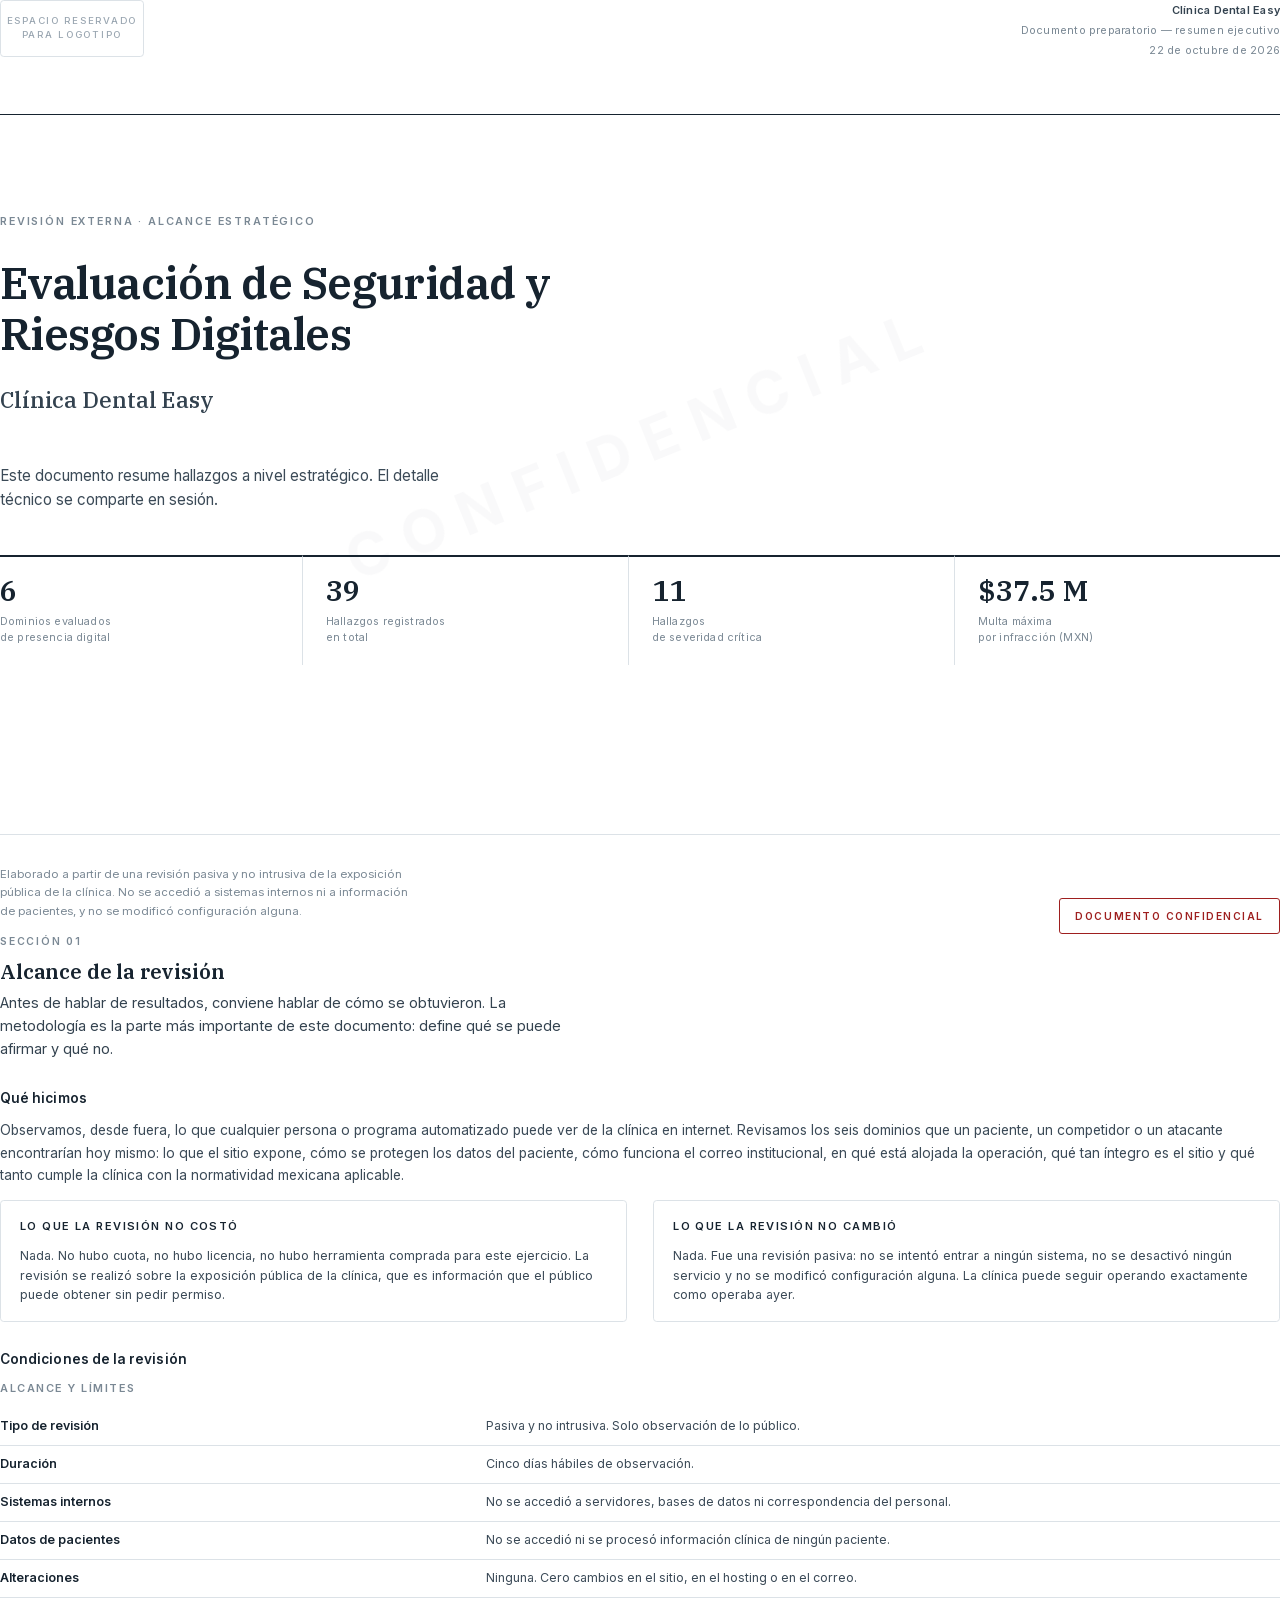
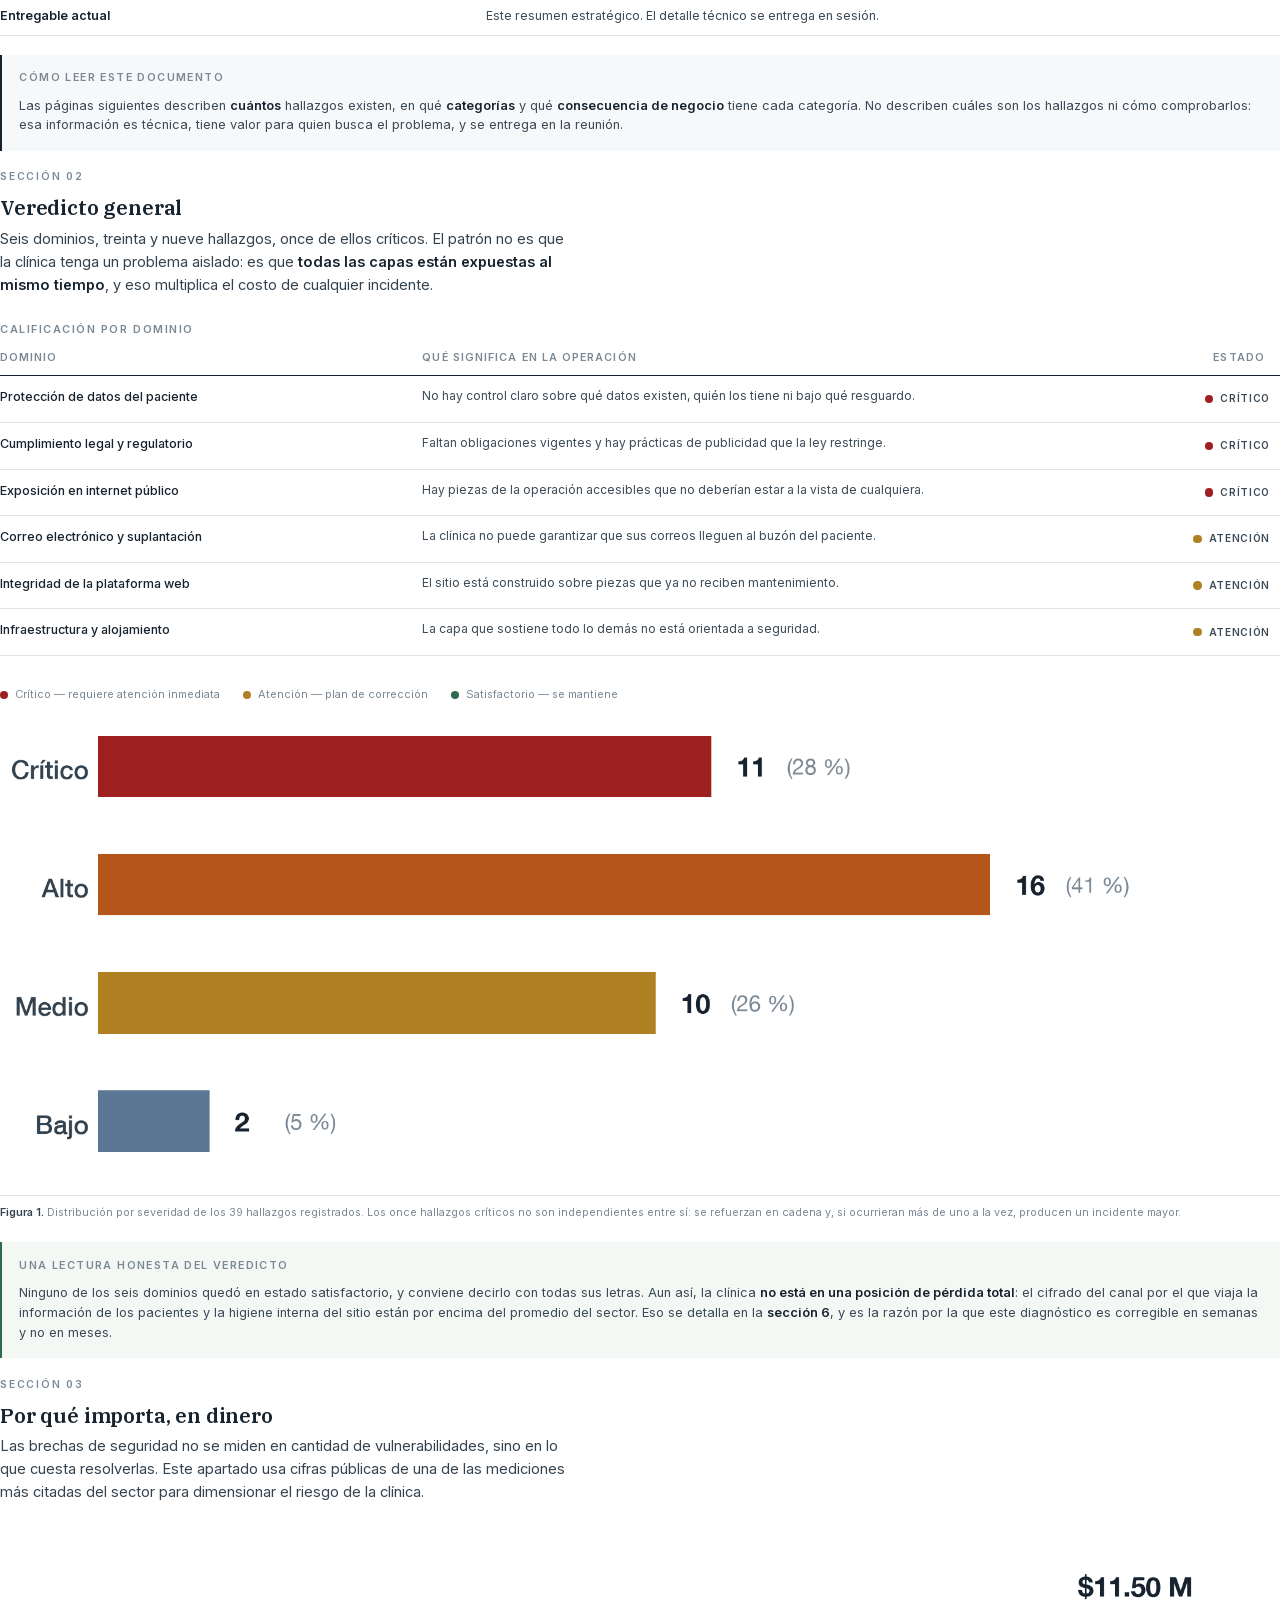
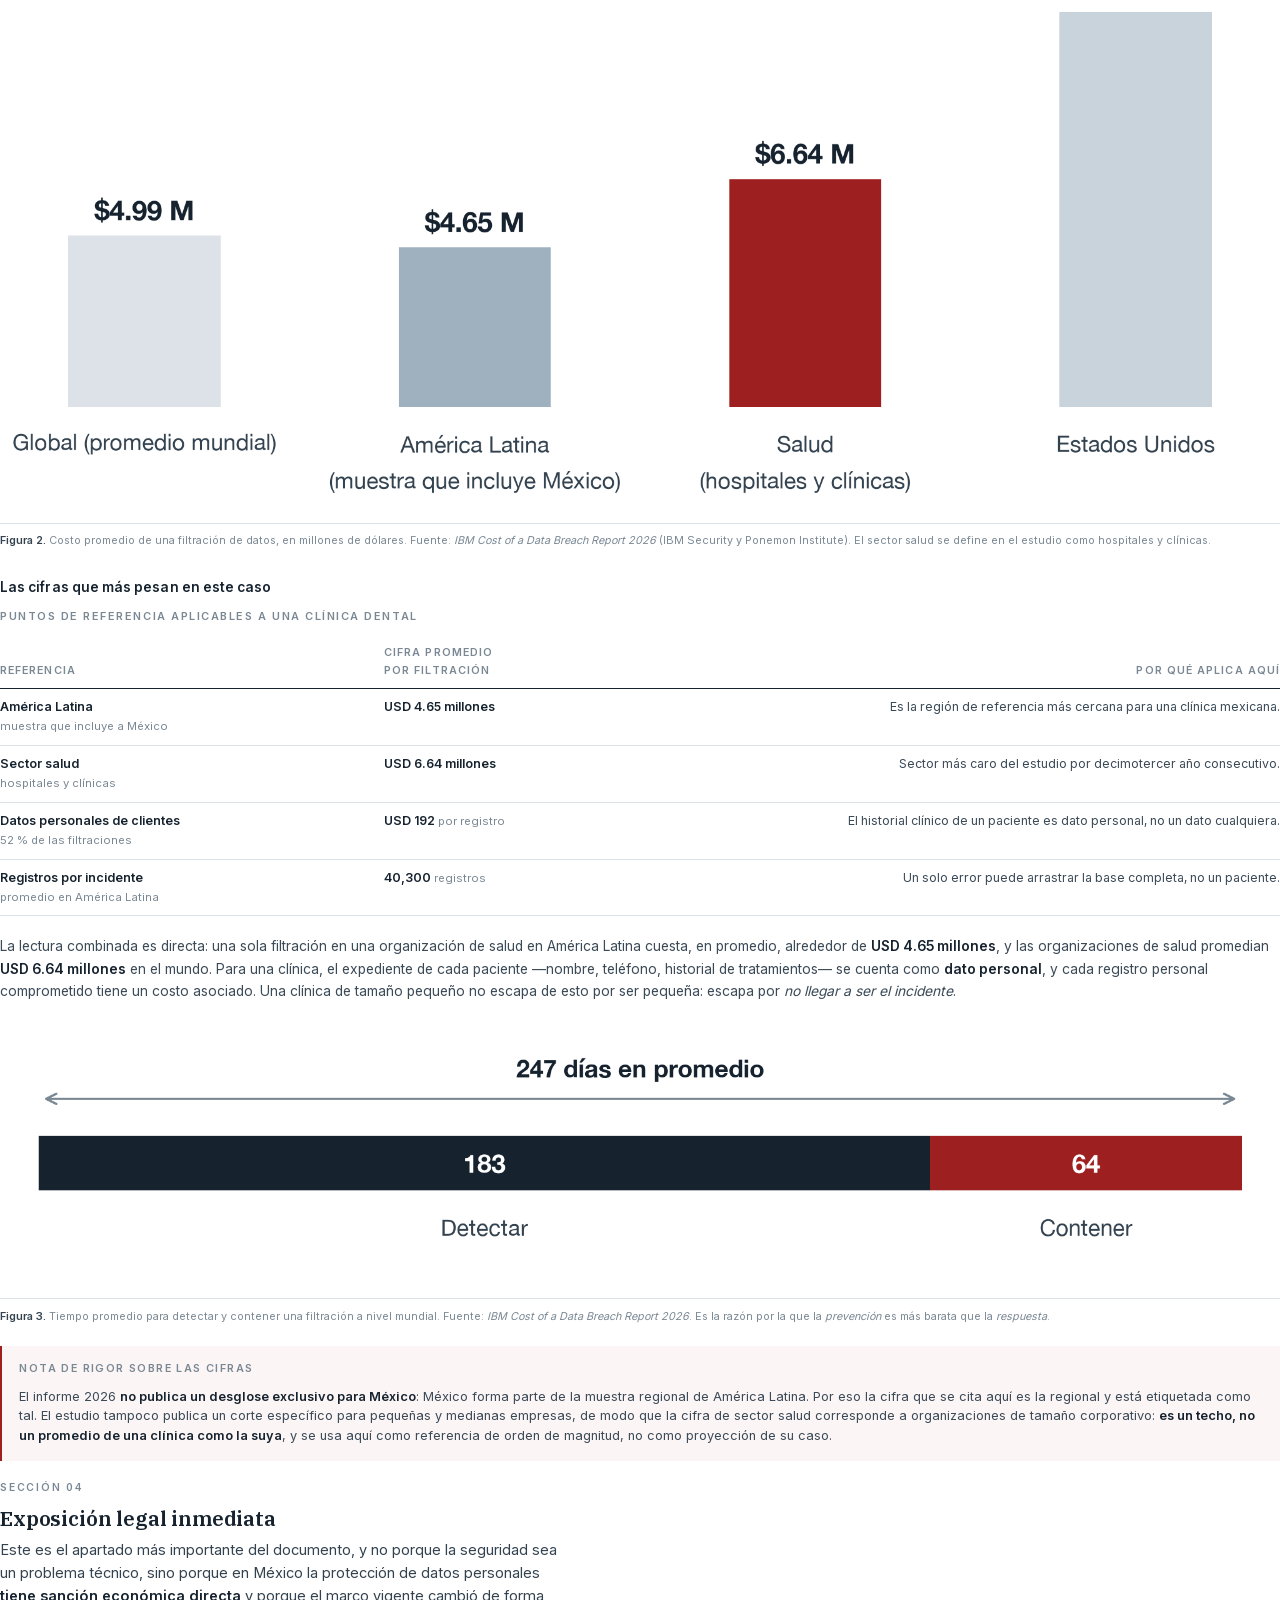
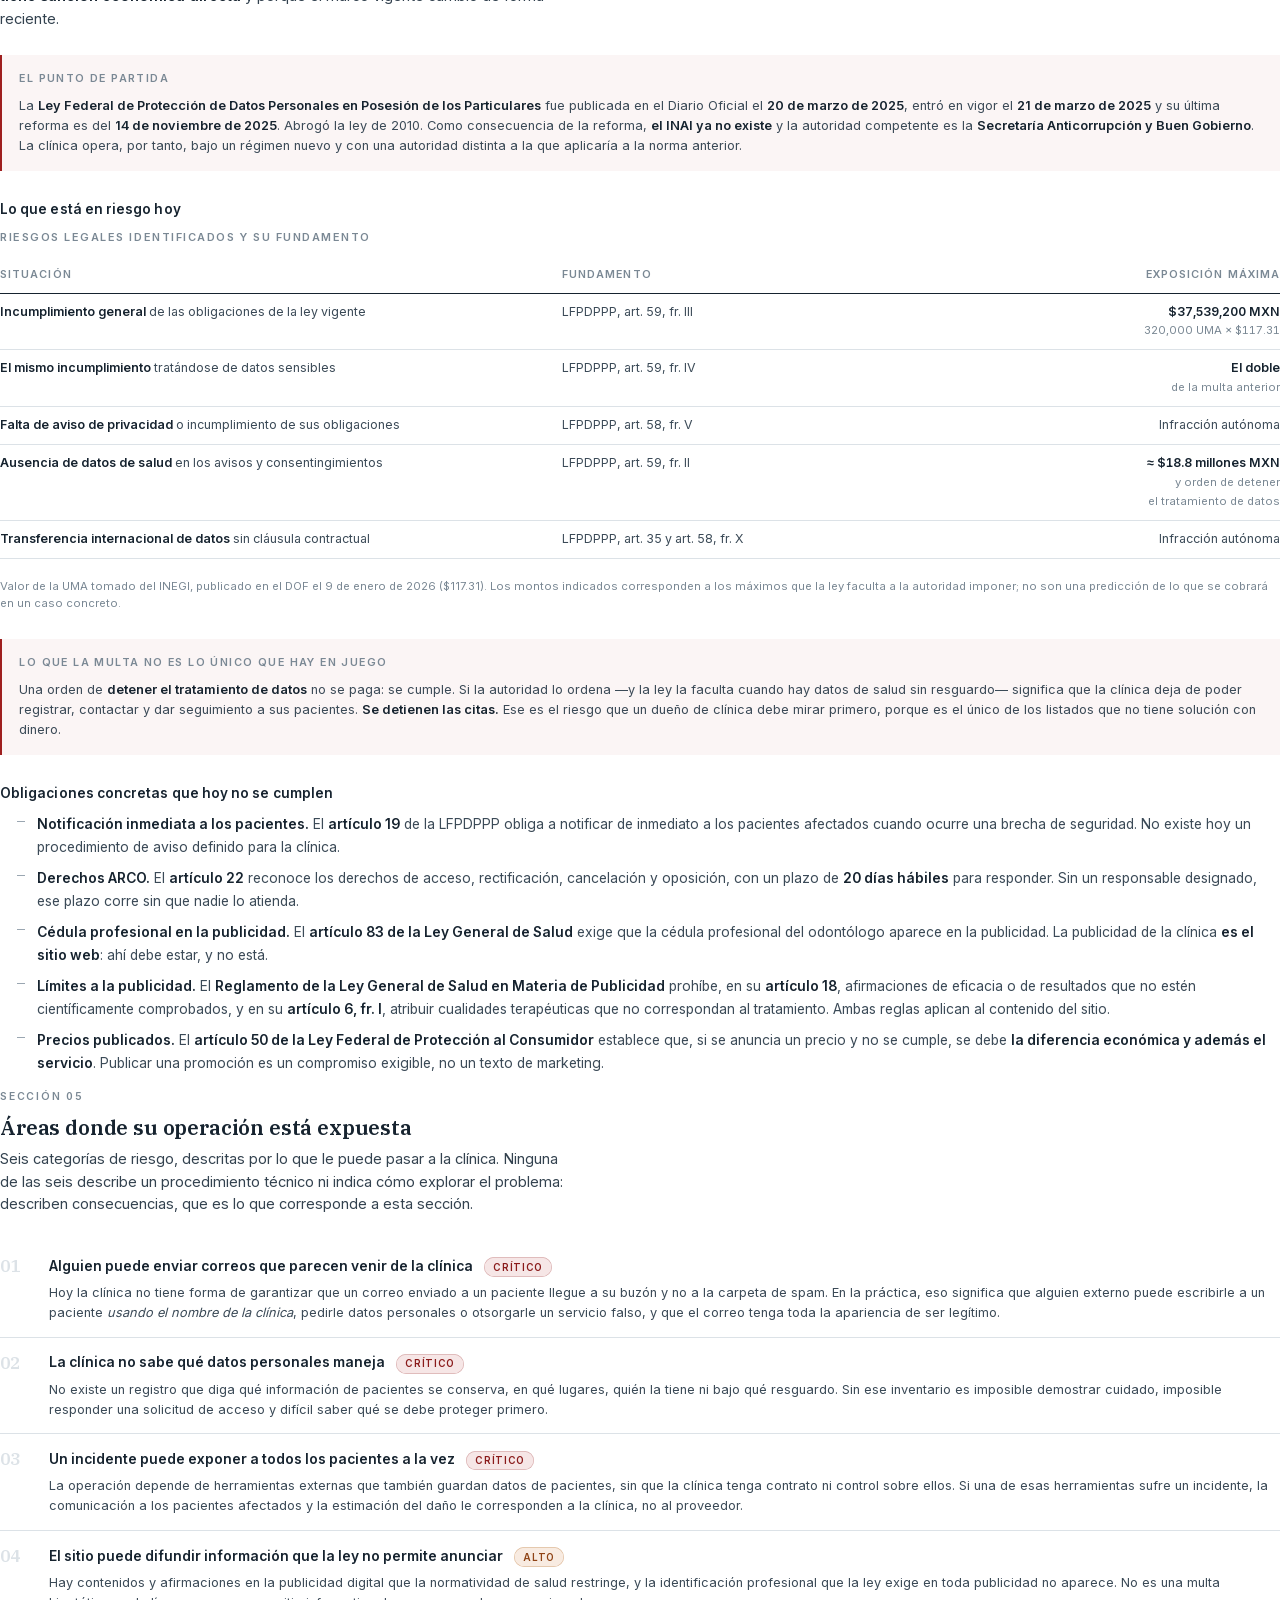
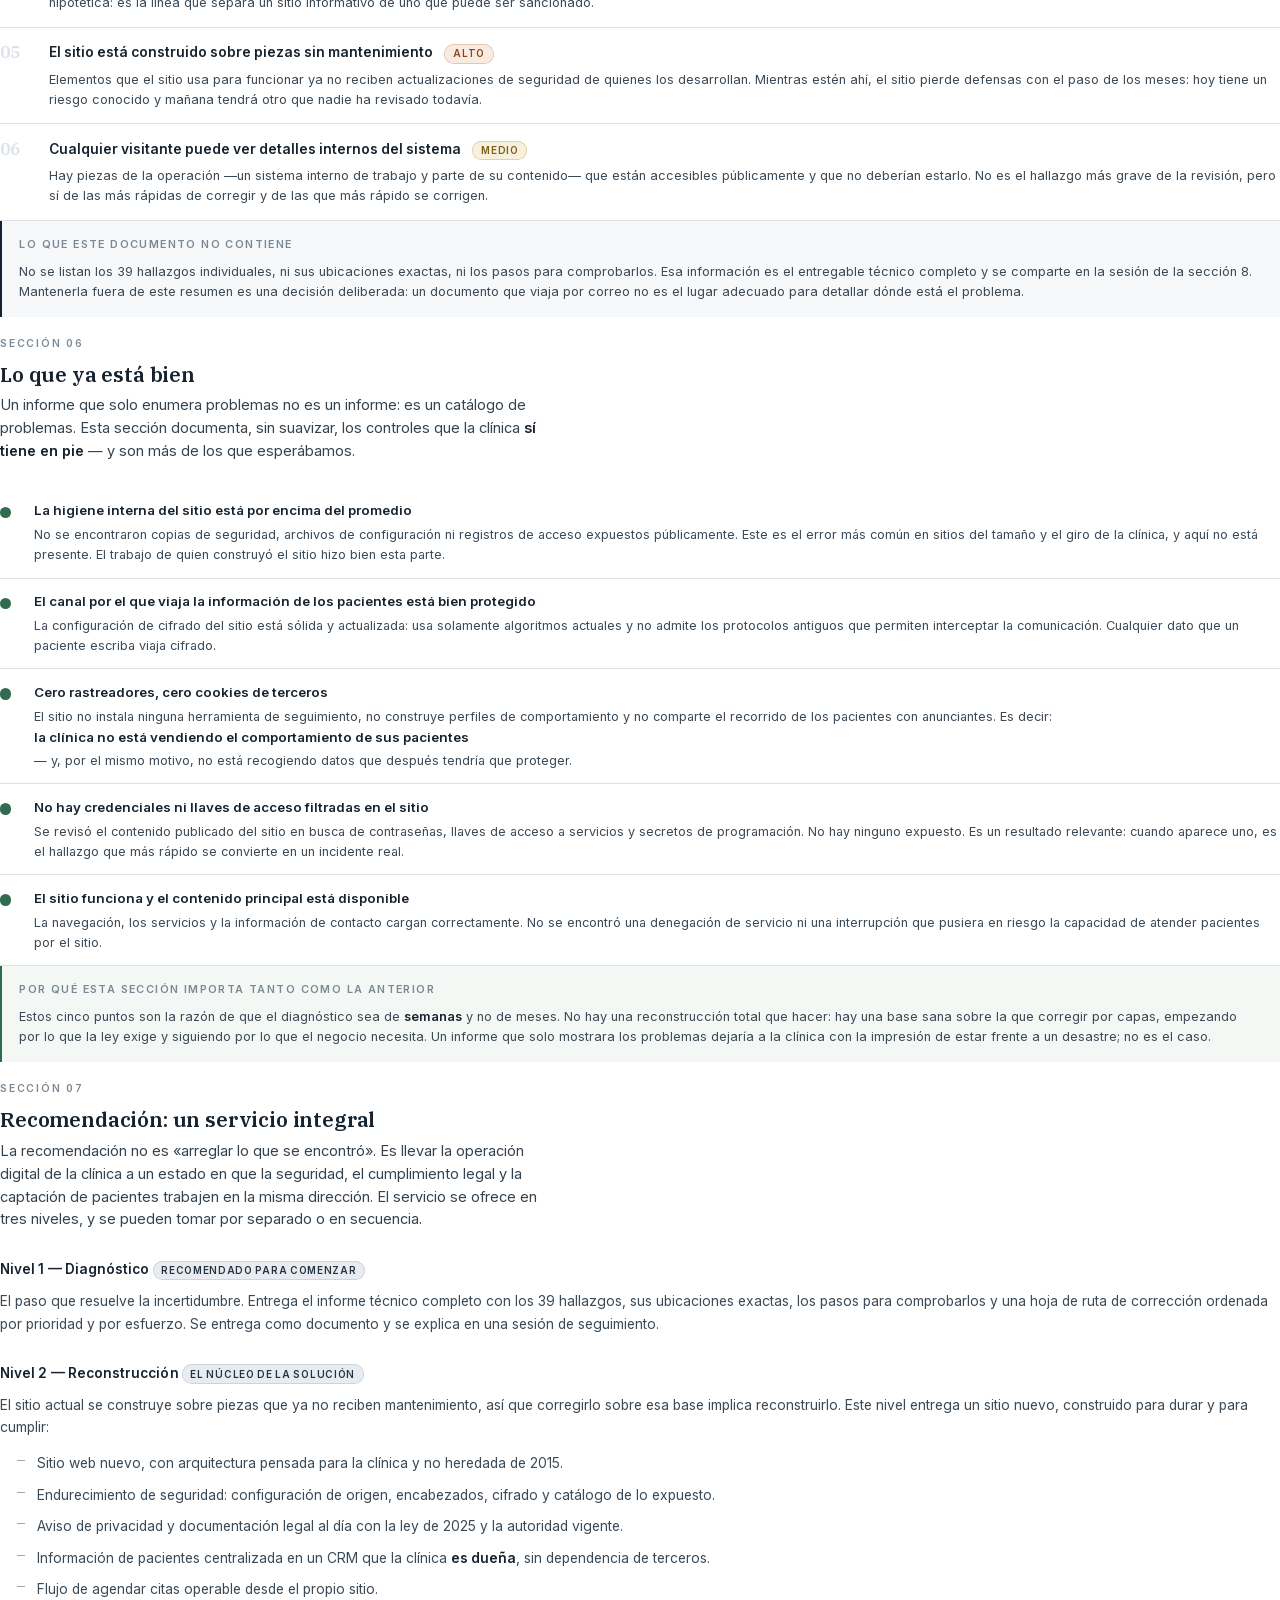
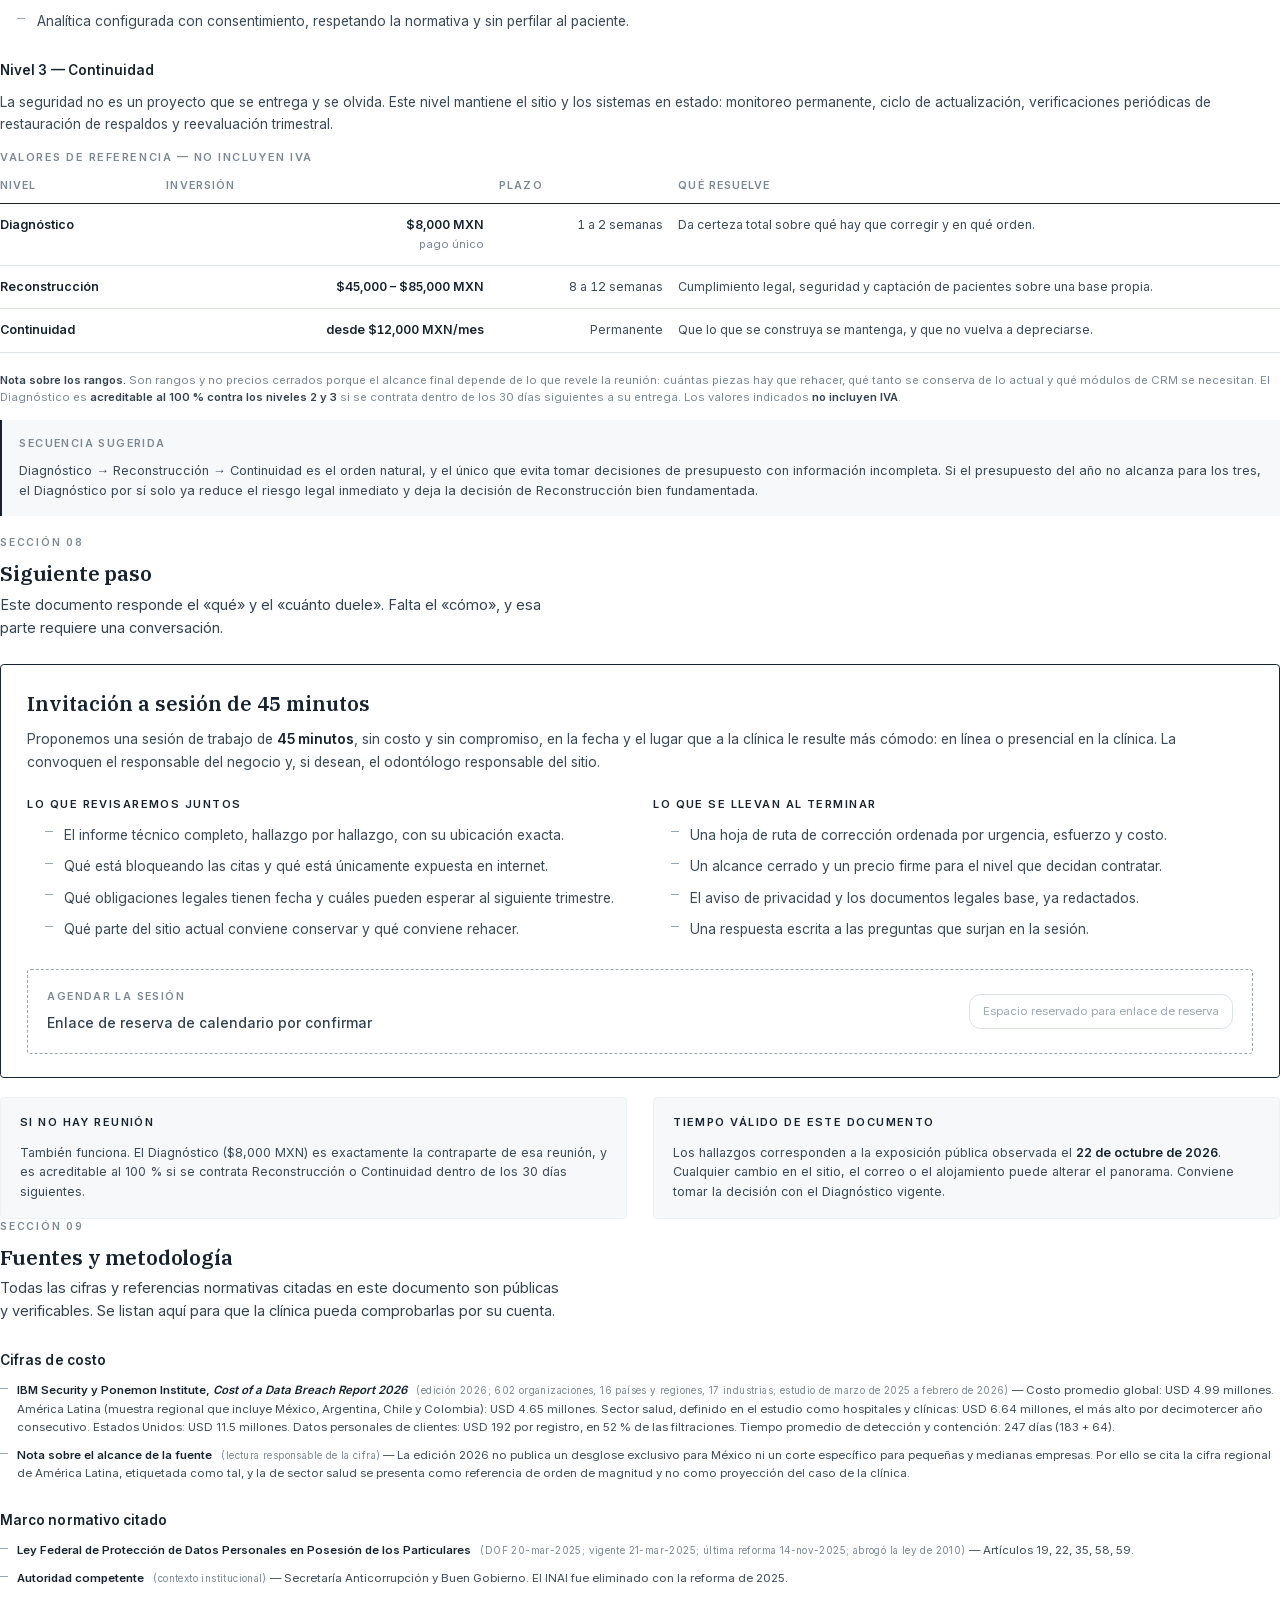
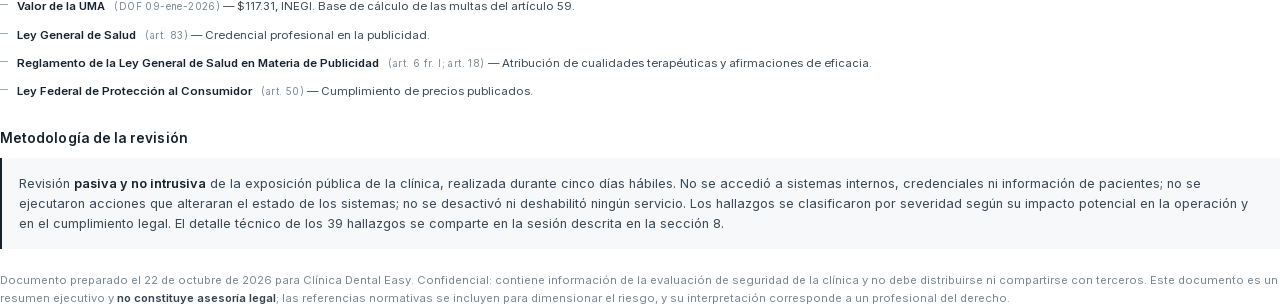
<file: 02-plantillas/teaser-report/teaser-dental-easy.html>
<!DOCTYPE html>
<html lang="es-MX">
<head>
<meta charset="utf-8">
<title>Evaluación de Seguridad y Riesgos Digitales — Clínica Dental Easy</title>
<link rel="stylesheet" href="assets/fonts.css">
<style>
/* ============================================================
   Evaluación de Seguridad y Riesgos Digitales
   Documento preparatorio — resumen ejecutivo
   Clínica Dental Easy
   ============================================================ */

:root{
  --navy:      #16232F;
  --slate:     #33424F;
  --body:      #3B4A57;
  --muted:     #7A8894;
  --faint:     #9AA6B1;
  --hairline:  #DCE2E7;
  --hairline-2:#EDF1F4;
  --paper:     #FFFFFF;
  --tint:      #F6F8F9;

  /* única rampa de acento: riesgo, ámbar -> rojo */
  --crit:      #9E1F1F;
  --alto:      #B4551B;
  --medio:     #B08123;
  --bajo:      #5C7794;
  --ok:        #2F6B4F;

  --serif: 'IBM Plex Serif', 'Iowan Old Style', Georgia, serif;
  --sans:  'Inter', -apple-system, 'Helvetica Neue', Helvetica, Arial, sans-serif;
}

@page{
  size: A4;
  margin: 20mm 18mm 18mm 18mm;
}

*{ box-sizing:border-box; }

html{
  -webkit-print-color-adjust: exact;
  print-color-adjust: exact;
}

body{
  margin:0;
  background: var(--paper);
  color: var(--body);
  font-family: var(--sans);
  font-size: 10.4pt;
  line-height: 1.62;
  font-feature-settings: 'kern' 1, 'liga' 1, 'calt' 1;
  -webkit-font-smoothing: antialiased;
  text-rendering: optimizeLegibility;
}

/* ---------- marca de confidencial, se repite en cada página ---------- */
.watermark{
  position: fixed;
  top: 44%;
  left: 0; right: 0;
  text-align:center;
  font-family: var(--sans);
  font-size: 44pt;
  font-weight: 700;
  letter-spacing: .26em;
  color: var(--navy);
  opacity: .022;
  transform: rotate(-22deg);
  pointer-events:none;
  z-index: 0;
}
.page > *:not(.watermark){ position:relative; z-index:1; }

/* ============================================================
   PORTADA
   ============================================================ */
.cover{
  min-height: 247mm;
  display:flex;
  flex-direction:column;
  page-break-after: always;
}
.cover-top{
  display:flex;
  justify-content:space-between;
  align-items:flex-start;
  padding-bottom: 14mm;
}
.logomark{
  width: 38mm; height: 15mm;
  border: .7pt solid var(--hairline);
  border-radius: 1mm;
  display:flex; align-items:center; justify-content:center;
  color: var(--faint);
  font-size: 7.2pt;
  letter-spacing: .18em;
  font-weight: 500;
  text-align:center;
  line-height:1.5;
}
.cover-meta{
  text-align:right;
  font-size: 8.2pt;
  color: var(--muted);
  line-height: 1.85;
  letter-spacing:.02em;
}
.cover-meta strong{ color: var(--slate); font-weight:600; }

.rule{ height:.9pt; background: var(--navy); }
.rule--hair{ height:.6pt; background: var(--hairline); }

.eyebrow{
  font-size: 8.1pt;
  font-weight: 600;
  letter-spacing: .17em;
  text-transform: uppercase;
  color: var(--muted);
  margin: 0 0 7mm;
}
.cover h1{
  font-family: var(--serif);
  font-size: 33pt;
  line-height: 1.16;
  font-weight: 600;
  color: var(--navy);
  margin: 0 0 6mm;
  letter-spacing: -.012em;
  max-width: 148mm;
}
.cover-client{
  font-family: var(--serif);
  font-size: 17pt;
  font-weight: 500;
  color: var(--slate);
  margin: 0 0 12mm;
  letter-spacing: -.005em;
}
.cover-lead{
  font-size: 11.4pt;
  line-height:1.62;
  color: var(--body);
  max-width: 122mm;
  margin: 0 0 11mm;
}
.cover-lead strong{ color: var(--navy); font-weight:600; }

.kpi-row{ display:flex; gap: 0; margin: 0 0 11mm; }
.kpi{
  flex:1;
  padding: 5.5mm 6mm 5mm 0;
  border-top: 2.2pt solid var(--navy);
}
.kpi + .kpi{ padding-left: 6mm; border-left:.6pt solid var(--hairline); }
.kpi-n{
  font-family: var(--serif);
  font-size: 21.5pt;
  white-space: nowrap;
  font-weight: 600;
  color: var(--navy);
  line-height:1;
  display:block;
  margin-bottom: 2.2mm;
}
.kpi-l{
  font-size: 8.1pt;
  line-height:1.45;
  color: var(--muted);
  letter-spacing:.015em;
  display:block;
}

.cover-foot{
  margin-top: auto;
  padding-top: 8mm;
  border-top: .6pt solid var(--hairline);
  display:flex;
  justify-content:space-between;
  align-items:flex-end;
  gap: 10mm;
}
.cover-note{
  font-size: 8.6pt;
  line-height:1.6;
  color: var(--muted);
  max-width: 108mm;
}
.cover-stamp{
  font-size: 7.6pt;
  letter-spacing:.15em;
  text-transform: uppercase;
  color: var(--crit);
  border: .8pt solid var(--crit);
  border-radius: .8mm;
  padding: 2.2mm 4mm;
  white-space: nowrap;
  font-weight: 600;
}

/* ============================================================
   ESTRUCTURA
   ============================================================ */
.page{ page-break-after: auto; }
.page + .page{ page-break-before: auto; }
/* encabezados de sección: no deben quedar huérfanos al pie de página */
.sec-head{ page-break-inside: avoid; break-inside: avoid;
          page-break-after: avoid; break-after: avoid; }
h2.sec{ page-break-after: avoid; break-after: avoid; }
h3{ page-break-after: avoid; break-after: avoid; }
figure, .callout, .panel, .risk-row, .strength, .cta,
.tier, table, .matrix, .legend, .booking{ page-break-inside: avoid; break-inside: avoid; }
thead{ display: table-header-group; }

h2.sec{
  font-family: var(--serif);
  font-size: 15.5pt;
  font-weight: 600;
  color: var(--navy);
  margin: 0 0 1.6mm;
  letter-spacing: -.008em;
  line-height:1.28;
}
.sec-num{
  display:block;
  font-family: var(--sans);
  font-size: 7.8pt;
  font-weight: 600;
  letter-spacing: .17em;
  text-transform: uppercase;
  color: var(--muted);
  margin-bottom: 2.4mm;
}
h2.sec + .sec-lede{
  font-size: 10.9pt;
  line-height:1.58;
  color: var(--slate);
  margin: 0 0 6.5mm;
  max-width: 150mm;
}
h3{
  font-size: 10.2pt;
  font-weight: 600;
  color: var(--navy);
  margin: 7mm 0 2.6mm;
  letter-spacing:.005em;
}
h3:first-child{ margin-top: 0; }

p{ margin: 0 0 3.6mm; }
p:last-child{ margin-bottom: 0; }
strong{ color: var(--navy); font-weight: 600; }
em{ font-style: italic; }

ul.clean{ margin: 0 0 4mm; padding-left: 4.6mm; list-style: none; }
ul.clean > li{
  position: relative;
  padding-left: 5.2mm;
  margin-bottom: 2.4mm;
}
ul.clean > li::before{
  content: '';
  position:absolute; left:0; top: 2.05mm;
  width: 2.1mm; height: .7pt; background: var(--faint);
}

.lede{ font-size: 11pt; color: var(--slate); line-height:1.6; }

/* ---------- tablas ---------- */
table{
  width:100%;
  border-collapse: collapse;
  margin: 0 0 5mm;
  font-size: 9.3pt;
}
caption{
  caption-side: top;
  text-align:left;
  font-size: 8.2pt;
  font-weight: 600;
  letter-spacing:.14em;
  text-transform: uppercase;
  color: var(--muted);
  padding-bottom: 2.6mm;
}
th{
  text-align:left;
  font-size: 8.1pt;
  font-weight: 600;
  letter-spacing:.1em;
  text-transform: uppercase;
  color: var(--muted);
  padding: 0 4mm 2.4mm 0;
  border-bottom: .9pt solid var(--navy);
  vertical-align: bottom;
}
td{
  padding: 3.1mm 4mm 3.1mm 0;
  border-bottom: .5pt solid var(--hairline);
  vertical-align: top;
  line-height: 1.52;
}
tr:last-child td{ border-bottom: .5pt solid var(--hairline); }
.num{ text-align:right; padding-right:4mm; font-variant-numeric: tabular-nums; }
td.num:last-child, th.num:last-child{ padding-right:0; }
.nowrap{ white-space: nowrap; }
th.num{ text-align:right; }
tbody tr.total td{
  border-top: .9pt solid var(--navy);
  border-bottom: none;
  font-weight: 600;
  color: var(--navy);
  padding-top: 2.8mm;
}

/* ---------- chips de severidad ---------- */
.chip{
  display:inline-block;
  font-size: 7.4pt;
  font-weight: 600;
  letter-spacing: .07em;
  text-transform: uppercase;
  padding: .85mm 2.3mm;
  border-radius: 3mm;
  white-space: nowrap;
  line-height: 1.35;
}
.chip--crit { background:#F6E6E6; color:#8A1B1B; box-shadow: inset 0 0 0 .5pt #D9AFAF; }
.chip--alto { background:#F8EBE1; color:#8F4315; box-shadow: inset 0 0 0 .5pt #E0BE9F; }
.chip--medio{ background:#F7F0DC; color:#7E5D18; box-shadow: inset 0 0 0 .5pt #DCC894; }
.chip--bajo { background:#E9EFF4; color:#415A73; box-shadow: inset 0 0 0 .5pt #B9C8D6; }
.chip--ok   { background:#E6F0EA; color:#255540; box-shadow: inset 0 0 0 .5pt #A9C9B8; }
.chip--navy { background:#E8ECF0; color:#22323F; box-shadow: inset 0 0 0 .5pt #C3CDD6; }

/* ---------- callouts ---------- */
.callout{
  border-left: 2.2pt solid var(--navy);
  background: var(--tint);
  padding: 4.2mm 5mm 4mm 4.6mm;
  margin: 0 0 5mm;
  font-size: 9.6pt;
  line-height: 1.56;
}
.callout--risk{ border-left-color: var(--crit); background:#FBF5F5; }
.callout--ok  { border-left-color: var(--ok);   background:#F4F8F5; }
.callout p:last-child{ margin-bottom: 0; }
.callout-title{
  display:block;
  font-size: 8.1pt;
  font-weight: 600;
  letter-spacing:.13em;
  text-transform: uppercase;
  color: var(--muted);
  margin-bottom: 2.2mm;
}

/* ---------- rejillas ---------- */
.grid-2{ display:flex; gap: 7mm; }
.grid-2 > *{ flex:1; min-width:0; }

.panel{
  border: .5pt solid var(--hairline);
  border-radius: 1mm;
  padding: 4.4mm 5mm;
}
.panel--tint{ background: var(--tint); border-color: var(--hairline-2); }
.panel h4{
  font-size: 8.3pt;
  font-weight: 600;
  letter-spacing:.13em;
  text-transform: uppercase;
  color: var(--navy);
  margin: 0 0 2.8mm;
}
.panel p{ font-size: 9.4pt; line-height:1.55; }

/* ---------- figuras ---------- */
figure{ margin: 0 0 5.5mm; page-break-inside: avoid; break-inside: avoid; }
figure img{ display:block; width:100%; height:auto; }
figcaption{
  font-size: 8.1pt;
  color: var(--muted);
  line-height: 1.5;
  margin-top: 2.8mm;
  padding-top: 2.4mm;
  border-top: .5pt solid var(--hairline);
}
figcaption b{ color: var(--slate); font-weight:600; }

/* ---------- matriz de dominios ---------- */
.matrix{ width:100%; border-collapse:separate; border-spacing:0; margin: 0 0 5mm; }
.matrix th{
  border-bottom: .9pt solid var(--navy);
  padding-bottom: 2.4mm;
  vertical-align:bottom;
}
.matrix td{
  border-bottom: .5pt solid var(--hairline);
  padding: 2.9mm 3mm 2.9mm 0;
  font-size: 9.4pt;
}
.matrix tr:last-child td{ border-bottom: .5pt solid var(--hairline); }
.matrix .dom{ font-weight:500; color: var(--navy); width: 33%; }
.matrix .desc{ color: var(--body); font-size: 9pt; line-height:1.45; width: 45%; }
.cell{
  display:inline-flex;
  align-items:center;
  gap: 1.8mm;
  font-size: 7.6pt;
  font-weight: 600;
  letter-spacing:.07em;
  text-transform: uppercase;
  padding: 1.1mm 2.6mm;
  border-radius: 3mm;
  white-space:nowrap;
}
.dot{ width:2.2mm; height:2.2mm; border-radius:50%; flex:none; }
.dot--red { background: var(--crit); }
.dot--amber{ background: var(--medio); }
.dot--green{ background: var(--ok); }

.legend{
  display:flex;
  gap: 6mm;
  flex-wrap: wrap;
  font-size: 8.2pt;
  color: var(--muted);
  padding: 3mm 0 0;
}
.legend span{ display:inline-flex; align-items:center; gap:1.8mm; }

/* ---------- Bloques de riesgo (áreas expuestas) ---------- */
.risk-row{
  display:flex;
  gap: 5mm;
  align-items:flex-start;
  padding: 3.6mm 0;
  border-bottom: .5pt solid var(--hairline);
  page-break-inside: avoid;
}
.risk-row:last-child{ border-bottom: none; }
.risk-idx{
  font-family: var(--serif);
  font-size: 13pt;
  font-weight: 600;
  color: var(--hairline);
  line-height:1;
  flex:none;
  width: 8mm;
  padding-top:.6mm;
}
.risk-body{ flex:1; min-width:0; }
.risk-head{
  display:flex;
  align-items:baseline;
  gap: 3mm;
  margin-bottom: 1.6mm;
  flex-wrap: wrap;
}
.risk-head strong{
  font-size: 10.4pt;
  color: var(--navy);
  font-weight:600;
}
.risk-body p{ font-size: 9.6pt; line-height:1.56; color: var(--body); margin:0; }

/* ---------- Fortalezas ---------- */
.strength{
  display:flex;
  gap: 4mm;
  padding: 3.4mm 0;
  border-bottom: .5pt solid var(--hairline);
  page-break-inside: avoid;
}
.strength:last-child{ border-bottom:none; }
.strength-mark{
  flex:none; width:5mm; padding-top:.4mm;
}
.strength-mark span{
  display:inline-block; width:3mm; height:3mm;
  border-radius:50%; background: var(--ok);
}
.strength-body{ flex:1; }
.strength-body strong{ display:block; font-size:10pt; margin-bottom:.9mm; }
.strength-body p{ font-size:9.5pt; line-height:1.55; margin:0; color:var(--body); }

/* ---------- Oferta / precios ---------- */
.tiers{ display:flex; gap: 4mm; margin: 0 0 4mm; align-items: stretch; }
.tier{
  flex:1;
  border: .5pt solid var(--hairline);
  border-radius: 1mm;
  padding: 5mm 4.6mm 5mm;
  display:flex; flex-direction:column;
  page-break-inside: avoid;
  background: var(--paper);
}
.tier--featured{
  border: 1pt solid var(--navy);
  background: var(--tint);
  padding-top: 5mm;
}
.tier-flag{
  font-size: 7.2pt;
  font-weight: 600;
  letter-spacing:.12em;
  text-transform: uppercase;
  color: var(--crit);
  margin-bottom: 2.6mm;
  display:block;
  min-height: 3.4mm;
}
.tier--featured .tier-flag{ color: var(--navy); }
.tier-name{
  font-family: var(--serif);
  font-size: 13pt;
  font-weight: 600;
  color: var(--navy);
  line-height:1.2;
  margin-bottom: 2.2mm;
}
.tier-price{
  font-family: var(--serif);
  font-size: 15.5pt;
  font-weight: 600;
  color: var(--navy);
  line-height:1.1;
  margin-bottom: .8mm;
}
.tier-price small{
  font-family: var(--sans);
  font-size: 8pt;
  font-weight: 500;
  color: var(--muted);
  display:block;
  margin-top: 1.4mm;
  letter-spacing:.01em;
}
.tier ul{ margin: 3.4mm 0 0; padding:0; list-style:none; }
.tier li{
  font-size: 8.9pt;
  line-height: 1.5;
  color: var(--body);
  padding: 1.5mm 0 1.5mm 4.2mm;
  border-top: .5pt solid var(--hairline);
  position: relative;
}
.tier li:first-child{ border-top:none; }
.tier li::before{
  content:''; position:absolute; left:0; top:2.75mm;
  width:2mm; height:.6pt; background: var(--faint);
}
.tier-scope{
  margin-top: auto;
  padding-top: 3.4mm;
  font-size: 7.9pt;
  color: var(--muted);
  letter-spacing:.02em;
}

/* ---------- CTA ---------- */
.cta{
  border: .9pt solid var(--navy);
  border-radius: 1mm;
  padding: 7mm 7mm 6mm;
  margin-bottom: 5mm;
}
.cta-h{
  font-family: var(--serif);
  font-size: 15pt;
  font-weight: 600;
  color: var(--navy);
  margin: 0 0 3mm;
  line-height:1.28;
}
.booking{
  margin-top: 5mm;
  border: .8pt dashed var(--faint);
  border-radius: 1mm;
  padding: 5mm;
  display:flex;
  align-items:center;
  justify-content:space-between;
  gap: 6mm;
}
.booking-l{
  font-size: 8pt;
  font-weight:600;
  letter-spacing:.13em;
  text-transform:uppercase;
  color: var(--muted);
  margin-bottom: 1.6mm;
}
.booking-v{ font-size: 10.4pt; color: var(--slate); font-weight:500; }
.booking-slot{
  font-size: 8.6pt;
  color: var(--faint);
  border: .6pt solid var(--hairline);
  border-radius: 3mm;
  padding: 2mm 3.4mm;
  white-space: nowrap;
}

/* ---------- Fuentes ---------- */
.fuentes{ font-size: 8.6pt; line-height:1.6; color: var(--body); }
.fuentes li{
  padding-left: 4.6mm;
  position: relative;
  margin-bottom: 2.6mm;
  list-style:none;
}
.fuentes{ margin:0; padding:0; }
.fuentes li::before{
  content:''; position:absolute; left:0; top:1.85mm;
  width:2mm; height:.6pt; background: var(--faint);
}
.fuentes b{ color: var(--navy); font-weight:600; }
.src-tag{
  display:inline-block;
  font-size: 7.4pt;
  color: var(--muted);
  letter-spacing:.04em;
  margin-left: 1.6mm;
  white-space:nowrap;
}

.note{
  font-size: 8.5pt;
  line-height: 1.55;
  color: var(--muted);
}
.note strong{ color: var(--slate); font-weight:600; }

/* ---------- utilidades ---------- */
.mt-0{ margin-top:0; }
.mb-0{ margin-bottom:0; }
.mb-l{ margin-bottom: 7mm; }
.tight td, .tight th{ padding-top:2.4mm; padding-bottom:2.4mm; }
.no-break{ page-break-inside: avoid; }
</style>
</head>
<body>

<div class="watermark">CONFIDENCIAL</div>

<!-- ================================================================
     PORTADA
     ================================================================ -->
<section class="cover">
  <div class="cover-top">
    <div class="logomark">ESPACIO RESERVADO<br>PARA LOGOTIPO</div>
    <div class="cover-meta">
      <strong>Clínica Dental Easy</strong><br>
      Documento preparatorio — resumen ejecutivo<br>
      22 de octubre de 2026
    </div>
  </div>

  <div class="rule"></div>

  <div style="margin-top:26mm;">
    <p class="eyebrow">Revisión externa · Alcance estratégico</p>
    <h1>Evaluación de Seguridad y Riesgos Digitales</h1>
    <p class="cover-client">Clínica Dental Easy</p>

    <p class="cover-lead">
      Este documento resume hallazgos a nivel estratégico. El detalle técnico
      se comparte en sesión.
    </p>

    <div class="kpi-row">
      <div class="kpi">
        <span class="kpi-n">6</span>
        <span class="kpi-l">Dominios evaluados<br>de presencia digital</span>
      </div>
      <div class="kpi">
        <span class="kpi-n">39</span>
        <span class="kpi-l">Hallazgos registrados<br>en total</span>
      </div>
      <div class="kpi">
        <span class="kpi-n">11</span>
        <span class="kpi-l">Hallazgos<br>de severidad crítica</span>
      </div>
      <div class="kpi">
        <span class="kpi-n">$37.5 M</span>
        <span class="kpi-l">Multa máxima<br>por infracción (MXN)</span>
      </div>
    </div>
  </div>

  <div class="cover-foot">
    <p class="cover-note">
      Elaborado a partir de una revisión pasiva y no intrusiva de la
      exposición pública de la clínica. No se accedió a sistemas internos ni
      a información de pacientes, y no se modificó configuración alguna.
    </p>
    <span class="cover-stamp">Documento confidencial</span>
  </div>
</section>


<!-- ================================================================
     §1  ALCANCE
     ================================================================ -->
<section class="page">
  <div class="sec-head">
  <span class="sec-num">Sección 01</span>
  <h2 class="sec">Alcance de la revisión</h2>
  <p class="sec-lede">
    Antes de hablar de resultados, conviene hablar de cómo se obtuvieron.
    La metodología es la parte más importante de este documento: define
    qué se puede afirmar y qué no.
  </p>
  </div>

  <h3>Qué hicimos</h3>
  <p>
    Observamos, desde fuera, lo que cualquier persona o programa automatizado
    puede ver de la clínica en internet. Revisamos los seis dominios que un
    paciente, un competidor o un atacante encontrarían hoy mismo: lo que el
    sitio expone, cómo se protegen los datos del paciente, cómo funciona el
    correo institucional, en qué está alojada la operación, qué tan íntegro es
    el sitio y qué tanto cumple la clínica con la normatividad mexicana
    aplicable.
  </p>

  <div class="grid-2 mb-l">
    <div class="panel">
      <h4>Lo que la revisión no costó</h4>
      <p>
        Nada. No hubo cuota, no hubo licencia, no hubo herramienta comprada
        para este ejercicio. La revisión se realizó sobre la exposición pública
        de la clínica, que es información que el público puede obtener sin
        pedir permiso.
      </p>
    </div>
    <div class="panel">
      <h4>Lo que la revisión no cambió</h4>
      <p>
        Nada. Fue una revisión pasiva: no se intentó entrar a ningún sistema,
        no se desactivó ningún servicio y no se modificó
        configuración alguna. La clínica puede seguir operando exactamente
        como operaba ayer.
      </p>
    </div>
  </div>

  <h3>Condiciones de la revisión</h3>
  <table class="tight">
    <caption>Alcance y límites</caption>
    <tbody>
      <tr>
        <td style="width:38%"><strong>Tipo de revisión</strong></td>
        <td>Pasiva y no intrusiva. Solo observación de lo público.</td>
      </tr>
      <tr>
        <td><strong>Duración</strong></td>
        <td>Cinco días hábiles de observación.</td>
      </tr>
      <tr>
        <td><strong>Sistemas internos</strong></td>
        <td>No se accedió a servidores, bases de datos ni correspondencia del personal.</td>
      </tr>
      <tr>
        <td><strong>Datos de pacientes</strong></td>
        <td>No se accedió ni se procesó información clínica de ningún paciente.</td>
      </tr>
      <tr>
        <td><strong>Alteraciones</strong></td>
        <td>Ninguna. Cero cambios en el sitio, en el hosting o en el correo.</td>
      </tr>
      <tr>
        <td><strong>Entregable actual</strong></td>
        <td>Este resumen estratégico. El detalle técnico se entrega en sesión.</td>
      </tr>
    </tbody>
  </table>

  <div class="callout">
    <span class="callout-title">Cómo leer este documento</span>
    <p>
      Las páginas siguientes describen <strong>cuántos</strong> hallazgos
      existen, en qué <strong>categorías</strong> y qué
      <strong>consecuencia de negocio</strong> tiene cada categoría. No
      describen cuáles son los hallazgos ni cómo comprobarlos: esa información
      es técnica, tiene valor para quien busca el problema, y se entrega en
      la reunión.
    </p>
  </div>
</section>


<!-- ================================================================
     §2  VEREDICTO
     ================================================================ -->
<section class="page">
  <div class="sec-head">
  <span class="sec-num">Sección 02</span>
  <h2 class="sec">Veredicto general</h2>
  <p class="sec-lede">
    Seis dominios, treinta y nueve hallazgos, once de ellos críticos. El
    patrón no es que la clínica tenga un problema aislado: es que
    <strong>todas las capas están expuestas al mismo tiempo</strong>, y eso
    multiplica el costo de cualquier incidente.
  </p>
  </div>

  <table class="matrix">
    <caption>Calificación por dominio</caption>
    <thead>
      <tr>
        <th style="width:33%">Dominio</th>
        <th>Qué significa en la operación</th>
        <th style="width:22%; text-align:right">Estado</th>
      </tr>
    </thead>
    <tbody>
      <tr>
        <td class="dom">Protección de datos del paciente</td>
        <td class="desc">No hay control claro sobre qué datos existen, quién los tiene ni bajo qué resguardo.</td>
        <td class="num"><span class="cell"><span class="dot dot--red"></span>Crítico</span></td>
      </tr>
      <tr>
        <td class="dom">Cumplimiento legal y regulatorio</td>
        <td class="desc">Faltan obligaciones vigentes y hay prácticas de publicidad que la ley restringe.</td>
        <td class="num"><span class="cell"><span class="dot dot--red"></span>Crítico</span></td>
      </tr>
      <tr>
        <td class="dom">Exposición en internet público</td>
        <td class="desc">Hay piezas de la operación accesibles que no deberían estar a la vista de cualquiera.</td>
        <td class="num"><span class="cell"><span class="dot dot--red"></span>Crítico</span></td>
      </tr>
      <tr>
        <td class="dom">Correo electrónico y suplantación</td>
        <td class="desc">La clínica no puede garantizar que sus correos lleguen al buzón del paciente.</td>
        <td class="num"><span class="cell"><span class="dot dot--amber"></span>Atención</span></td>
      </tr>
      <tr>
        <td class="dom">Integridad de la plataforma web</td>
        <td class="desc">El sitio está construido sobre piezas que ya no reciben mantenimiento.</td>
        <td class="num"><span class="cell"><span class="dot dot--amber"></span>Atención</span></td>
      </tr>
      <tr>
        <td class="dom">Infraestructura y alojamiento</td>
        <td class="desc">La capa que sostiene todo lo demás no está orientada a seguridad.</td>
        <td class="num"><span class="cell"><span class="dot dot--amber"></span>Atención</span></td>
      </tr>
    </tbody>
  </table>

  <div class="legend">
    <span><span class="dot dot--red"></span>Crítico — requiere atención inmediata</span>
    <span><span class="dot dot--amber"></span>Atención — plan de corrección</span>
    <span><span class="dot dot--green"></span>Satisfactorio — se mantiene</span>
  </div>

  <figure>
    <img src="assets/severity-distribution.png" alt="Distribución de los hallazgos por severidad: 11 críticos, 16 altos, 10 medios y 2 bajos, sobre un total de 39.">
    <figcaption>
      <b>Figura 1.</b> Distribución por severidad de los 39 hallazgos registrados.
      Los once hallazgos críticos no son independientes entre sí: se refuerzan
      en cadena y, si ocurrieran más de uno a la vez, producen un incidente mayor.
    </figcaption>
  </figure>

  <div class="callout callout--ok">
    <span class="callout-title">Una lectura honesta del veredicto</span>
    <p>
      Ninguno de los seis dominios quedó en estado satisfactorio, y conviene
      decirlo con todas sus letras. Aun así, la clínica <strong>no está en
      una posición de pérdida total</strong>: el cifrado del canal por el que
      viaja la información de los pacientes y la higiene interna del sitio
      están por encima del promedio del sector. Eso se detalla en la
      <strong>sección 6</strong>, y es la razón por la que este diagnóstico
      es corregible en semanas y no en meses.
    </p>
  </div>
</section>


<!-- ================================================================
     §3  COSTO
     ================================================================ -->
<section class="page">
  <div class="sec-head">
  <span class="sec-num">Sección 03</span>
  <h2 class="sec">Por qué importa, en dinero</h2>
  <p class="sec-lede">
    Las brechas de seguridad no se miden en cantidad de vulnerabilidades, sino
    en lo que cuesta resolverlas. Este apartado usa cifras públicas de una de
    las mediciones más citadas del sector para dimensionar el riesgo de la
    clínica.
  </p>
  </div>

  <figure>
    <img src="assets/breach-cost-benchmarks.png" alt="Costo promedio de una filtración de datos: 4.99 millones de dólares a nivel global, 4.65 millones en América Latina, 6.64 millones en el sector salud y 11.5 millones en Estados Unidos.">
    <figcaption>
      <b>Figura 2.</b> Costo promedio de una filtración de datos, en millones de
      dólares. Fuente: <i>IBM Cost of a Data Breach Report 2026</i> (IBM Security
      y Ponemon Institute). El sector salud se define en el estudio como
      hospitales y clínicas.
    </figcaption>
  </figure>

  <h3>Las cifras que más pesan en este caso</h3>

  <table class="tight">
    <caption>Puntos de referencia aplicables a una clínica dental</caption>
    <thead>
      <tr>
        <th style="width:30%">Referencia</th>
        <th>Cifra promedio<br>por filtración</th>
        <th class="num" style="width:40%">Por qué aplica aquí</th>
      </tr>
    </thead>
    <tbody>
      <tr>
        <td><strong>América Latina</strong><br><span class="note">muestra que incluye a México</span></td>
        <td><strong>USD 4.65 millones</strong></td>
        <td class="num">Es la región de referencia más cercana para una clínica mexicana.</td>
      </tr>
      <tr>
        <td><strong>Sector salud</strong><br><span class="note">hospitales y clínicas</span></td>
        <td><strong>USD 6.64 millones</strong></td>
        <td class="num">Sector más caro del estudio por decimotercer año consecutivo.</td>
      </tr>
      <tr>
        <td><strong>Datos personales de clientes</strong><br><span class="note">52 % de las filtraciones</span></td>
        <td><strong>USD 192</strong> <span class="note">por registro</span></td>
        <td class="num">El historial clínico de un paciente es dato personal, no un dato cualquiera.</td>
      </tr>
      <tr>
        <td><strong>Registros por incidente</strong><br><span class="note">promedio en América Latina</span></td>
        <td><strong>40,300</strong> <span class="note">registros</span></td>
        <td class="num">Un solo error puede arrastrar la base completa, no un paciente.</td>
      </tr>
    </tbody>
  </table>

  <p>
    La lectura combinada es directa: una sola filtración en una organización
    de salud en América Latina cuesta, en promedio, alrededor de
    <strong>USD 4.65 millones</strong>, y las organizaciones de salud promedian
    <strong>USD 6.64 millones</strong> en el mundo. Para una clínica, el
    expediente de cada paciente —nombre, teléfono, historial de
    tratamientos— se cuenta como <strong>dato personal</strong>, y cada
    registro personal comprometido tiene un costo asociado. Una clínica de
    tamaño pequeño no escapa de esto por ser pequeña: escapa por
    <em>no llegar a ser el incidente</em>.
  </p>

  <figure>
    <img src="assets/breach-response-time.png" alt="Tiempo promedio de una filtración: 183 días para detectarla y 64 días para contenerla, 247 días en total.">
    <figcaption>
      <b>Figura 3.</b> Tiempo promedio para detectar y contener una filtración a
      nivel mundial. Fuente: <i>IBM Cost of a Data Breach Report 2026</i>. Es la
      razón por la que la <em>prevención</em> es más barata que la
      <em>respuesta</em>.
    </figcaption>
  </figure>

  <div class="callout callout--risk">
    <span class="callout-title">Nota de rigor sobre las cifras</span>
    <p>
      El informe 2026 <strong>no publica un desglose exclusivo para México</strong>:
      México forma parte de la muestra regional de América Latina. Por eso la
      cifra que se cita aquí es la regional y está etiquetada como tal. El
      estudio tampoco publica un corte específico para pequeñas y medianas
      empresas, de modo que la cifra de sector salud corresponde a
      organizaciones de tamaño corporativo: <strong>es un techo, no un
      promedio de una clínica como la suya</strong>, y se usa aquí como
      referencia de orden de magnitud, no como proyección de su caso.
    </p>
  </div>
</section>


<!-- ================================================================
     §4  LEGAL
     ================================================================ -->
<section class="page">
  <div class="sec-head">
  <span class="sec-num">Sección 04</span>
  <h2 class="sec">Exposición legal inmediata</h2>
  <p class="sec-lede">
    Este es el apartado más importante del documento, y no porque la seguridad
    sea un problema técnico, sino porque en México la protección de datos
    personales <strong>tiene sanción económica directa</strong> y porque el
    marco vigente cambió de forma reciente.
  </p>
  </div>

  <div class="callout callout--risk">
    <span class="callout-title">El punto de partida</span>
    <p>
      La <strong>Ley Federal de Protección de Datos Personales en Posesión de
      los Particulares</strong> fue publicada en el Diario Oficial el
      <strong>20 de marzo de 2025</strong>, entró en vigor el
      <strong>21 de marzo de 2025</strong> y su última reforma es del
      <strong>14 de noviembre de 2025</strong>. Abrogó la ley de 2010. Como
      consecuencia de la reforma, <strong>el INAI ya no existe</strong> y la
      autoridad competente es la
      <strong>Secretaría Anticorrupción y Buen Gobierno</strong>. La clínica
      opera, por tanto, bajo un régimen nuevo y con una autoridad distinta a la
      que aplicaría a la norma anterior.
    </p>
  </div>

  <h3>Lo que está en riesgo hoy</h3>

  <table class="tight">
    <caption>Riesgos legales identificados y su fundamento</caption>
    <thead>
      <tr>
        <th style="width:36%">Situación</th>
        <th style="width:20%">Fundamento</th>
        <th class="num" style="width:26%">Exposición máxima</th>
      </tr>
    </thead>
    <tbody>
      <tr>
        <td><strong>Incumplimiento general</strong> de las obligaciones de la ley vigente</td>
        <td>LFPDPPP, art. 59, fr. III</td>
        <td class="num"><strong>$37,539,200 MXN</strong><br><span class="note">320,000 UMA × $117.31</span></td>
      </tr>
      <tr>
        <td><strong>El mismo incumplimiento</strong> tratándose de datos sensibles</td>
        <td>LFPDPPP, art. 59, fr. IV</td>
        <td class="num"><strong>El doble</strong><br><span class="note">de la multa anterior</span></td>
      </tr>
      <tr>
        <td><strong>Falta de aviso de privacidad</strong> o incumplimiento de sus obligaciones</td>
        <td>LFPDPPP, art. 58, fr. V</td>
        <td class="num">Infracción autónoma</td>
      </tr>
      <tr>
        <td><strong>Ausencia de datos de salud</strong> en los avisos y consentingimientos</td>
        <td>LFPDPPP, art. 59, fr. II</td>
        <td class="num"><strong>≈ $18.8 millones MXN</strong><br><span class="note">y orden de detener<br>el tratamiento de datos</span></td>
      </tr>
      <tr>
        <td><strong>Transferencia internacional de datos</strong> sin cláusula contractual</td>
        <td>LFPDPPP, art. 35 y art. 58, fr. X</td>
        <td class="num">Infracción autónoma</td>
      </tr>
    </tbody>
  </table>

  <p class="note mb-l no-break">
    Valor de la UMA tomado del INEGI, publicado en el DOF el 9 de enero de 2026
    ($117.31). Los montos indicados corresponden a los máximos que la ley
    faculta a la autoridad imponer; no son una predicción de lo que se cobrará
    en un caso concreto.
  </p>

  <div class="callout callout--risk">
    <span class="callout-title">Lo que la multa no es lo único que hay en juego</span>
    <p>
      Una orden de <strong>detener el tratamiento de datos</strong> no se paga:
      se cumple. Si la autoridad lo ordena —y la ley la faculta cuando
      hay datos de salud sin resguardo— significa que la clínica deja de poder
      registrar, contactar y dar seguimiento a sus pacientes. <strong>Se
      detienen las citas.</strong> Ese es el riesgo que un dueño de clínica
      debe mirar primero, porque es el único de los listados que no tiene
      solución con dinero.
    </p>
  </div>

  <h3>Obligaciones concretas que hoy no se cumplen</h3>
  <ul class="clean">
    <li>
      <strong>Notificación inmediata a los pacientes.</strong> El
      <strong>artículo 19</strong> de la LFPDPPP obliga a notificar de inmediato
      a los pacientes afectados cuando ocurre una brecha de seguridad. No
      existe hoy un procedimiento de aviso definido para la clínica.
    </li>
    <li>
      <strong>Derechos ARCO.</strong> El <strong>artículo 22</strong> reconoce
      los derechos de acceso, rectificación, cancelación y oposición, con un
      plazo de <strong>20 días hábiles</strong> para responder. Sin un
      responsable designado, ese plazo corre sin que nadie lo atienda.
    </li>
    <li>
      <strong>Cédula profesional en la publicidad.</strong> El
      <strong>artículo 83 de la Ley General de Salud</strong> exige que la
      cédula profesional del odontólogo aparece en la publicidad. La publicidad
      de la clínica <strong>es el sitio web</strong>: ahí debe estar, y no
      está.
    </li>
    <li>
      <strong>Límites a la publicidad.</strong> El
      <strong>Reglamento de la Ley General de Salud en Materia de Publicidad</strong>
      prohíbe, en su <strong>artículo 18</strong>, afirmaciones de eficacia o de
      resultados que no estén científicamente comprobados, y en su
      <strong>artículo 6, fr. I</strong>, atribuir cualidades terapéuticas que no
      correspondan al tratamiento. Ambas reglas aplican al contenido del sitio.
    </li>
    <li>
      <strong>Precios publicados.</strong> El <strong>artículo 50 de la Ley
      Federal de Protección al Consumidor</strong> establece que, si se anuncia
      un precio y no se cumple, se debe <strong>la diferencia económica y
      además el servicio</strong>. Publicar una promoción es un compromiso
      exigible, no un texto de marketing.
    </li>
  </ul>
</section>


<!-- ================================================================
     §5  ÁREAS EXPUESTAS
     ================================================================ -->
<section class="page">
  <div class="sec-head">
  <span class="sec-num">Sección 05</span>
  <h2 class="sec">Áreas donde su operación está expuesta</h2>
  <p class="sec-lede">
    Seis categorías de riesgo, descritas por lo que le puede pasar a la
    clínica. Ninguna de las seis describe un procedimiento técnico ni indica
    cómo explorar el problema: describen consecuencias, que es lo que
    corresponde a esta sección.
  </p>
  </div>

  <div class="risk-row">
    <div class="risk-idx">01</div>
    <div class="risk-body">
      <div class="risk-head">
        <strong>Alguien puede enviar correos que parecen venir de la clínica</strong>
        <span class="chip chip--crit">Crítico</span>
      </div>
      <p>
        Hoy la clínica no tiene forma de garantizar que un correo enviado a un
        paciente llegue a su buzón y no a la carpeta de spam. En la práctica,
        eso significa que alguien externo puede escribirle a un paciente
        <em>usando el nombre de la clínica</em>, pedirle datos personales o
       otsorgarle un servicio falso, y que el correo tenga toda la apariencia
        de ser legítimo.
      </p>
    </div>
  </div>

  <div class="risk-row">
    <div class="risk-idx">02</div>
    <div class="risk-body">
      <div class="risk-head">
        <strong>La clínica no sabe qué datos personales maneja</strong>
        <span class="chip chip--crit">Crítico</span>
      </div>
      <p>
        No existe un registro que diga qué información de pacientes se conserva,
        en qué lugares, quién la tiene ni bajo qué resguardo. Sin ese
        inventario es imposible demostrar cuidado, imposible responder una
        solicitud de acceso y difícil saber qué se debe proteger primero.
      </p>
    </div>
  </div>

  <div class="risk-row">
    <div class="risk-idx">03</div>
    <div class="risk-body">
      <div class="risk-head">
        <strong>Un incidente puede exponer a todos los pacientes a la vez</strong>
        <span class="chip chip--crit">Crítico</span>
      </div>
      <p>
        La operación depende de herramientas externas que también guardan datos
        de pacientes, sin que la clínica tenga contrato ni control sobre ellos.
        Si una de esas herramientas sufre un incidente, la comunicación a los
        pacientes afectados y la estimación del daño le corresponden a la
        clínica, no al proveedor.
      </p>
    </div>
  </div>

  <div class="risk-row">
    <div class="risk-idx">04</div>
    <div class="risk-body">
      <div class="risk-head">
        <strong>El sitio puede difundir información que la ley no permite anunciar</strong>
        <span class="chip chip--alto">Alto</span>
      </div>
      <p>
        Hay contenidos y afirmaciones en la publicidad digital que la
        normatividad de salud restringe, y la identificación profesional que la
        ley exige en toda publicidad no aparece. No es una multa hipotética:
        es la línea que separa un sitio informativo de uno que puede ser
        sancionado.
      </p>
    </div>
  </div>

  <div class="risk-row">
    <div class="risk-idx">05</div>
    <div class="risk-body">
      <div class="risk-head">
        <strong>El sitio está construido sobre piezas sin mantenimiento</strong>
        <span class="chip chip--alto">Alto</span>
      </div>
      <p>
        Elementos que el sitio usa para funcionar ya no reciben actualizaciones
        de seguridad de quienes los desarrollan. Mientras estén ahí, el sitio
        pierde defensas con el paso de los meses: hoy tiene un riesgo
        conocido y mañana tendrá otro que nadie ha revisado todavía.
      </p>
    </div>
  </div>

  <div class="risk-row">
    <div class="risk-idx">06</div>
    <div class="risk-body">
      <div class="risk-head">
        <strong>Cualquier visitante puede ver detalles internos del sistema</strong>
        <span class="chip chip--medio">Medio</span>
      </div>
      <p>
        Hay piezas de la operación —un sistema interno de trabajo y parte de su contenido— que
        están accesibles públicamente y que no deberían estarlo. No es el
        hallazgo más grave de la revisión, pero sí de las más rápidas de
        corregir y de las que más rápido se corrigen.
      </p>
    </div>
  </div>

  <div class="callout">
    <span class="callout-title">Lo que este documento no contiene</span>
    <p>
      No se listan los 39 hallazgos individuales, ni sus ubicaciones exactas,
      ni los pasos para comprobarlos. Esa información es el entregable técnico
      completo y se comparte en la sesión de la sección 8. Mantenerla fuera de
      este resumen es una decisión deliberada: un documento que viaja por
      correo no es el lugar adecuado para detallar dónde está el problema.
    </p>
  </div>
</section>


<!-- ================================================================
     §6  LO QUE YA ESTÁ BIEN
     ================================================================ -->
<section class="page">
  <div class="sec-head">
  <span class="sec-num">Sección 06</span>
  <h2 class="sec">Lo que ya está bien</h2>
  <p class="sec-lede">
    Un informe que solo enumera problemas no es un informe: es un catálogo de
    problemas. Esta sección documenta, sin suavizar, los controles que la clínica
    <strong>sí tiene en pie</strong> — y son más de los que esperábamos.
  </p>
  </div>

  <div class="strength">
    <div class="strength-mark"><span></span></div>
    <div class="strength-body">
      <strong>La higiene interna del sitio está por encima del promedio</strong>
      <p>
        No se encontraron copias de seguridad, archivos de configuración ni
        registros de acceso expuestos públicamente. Este es el error más común
        en sitios del tamaño y el giro de la clínica, y aquí no está
        presente. El trabajo de quien construyó el sitio hizo bien esta parte.
      </p>
    </div>
  </div>

  <div class="strength">
    <div class="strength-mark"><span></span></div>
    <div class="strength-body">
      <strong>El canal por el que viaja la información de los pacientes está bien protegido</strong>
      <p>
        La configuración de cifrado del sitio está sólida y actualizada: usa
        solamente algoritmos actuales y no admite los protocolos antiguos que
        permiten interceptar la comunicación. Cualquier dato que un paciente
        escriba viaja cifrado.
      </p>
    </div>
  </div>

  <div class="strength">
    <div class="strength-mark"><span></span></div>
    <div class="strength-body">
      <strong>Cero rastreadores, cero cookies de terceros</strong>
      <p>
        El sitio no instala ninguna herramienta de seguimiento, no construye
        perfiles de comportamiento y no comparte el recorrido de los pacientes
        con anunciantes. Es decir: <strong>la clínica no está vendiendo el
        comportamiento de sus pacientes</strong> — y, por el mismo motivo, no
        está recogiendo datos que después tendría que proteger.
      </p>
    </div>
  </div>

  <div class="strength">
    <div class="strength-mark"><span></span></div>
    <div class="strength-body">
      <strong>No hay credenciales ni llaves de acceso filtradas en el sitio</strong>
      <p>
        Se revisó el contenido publicado del sitio en busca de contraseñas,
        llaves de acceso a servicios y secretos de programación. No hay
        ninguno expuesto. Es un resultado relevante: cuando aparece uno, es
        el hallazgo que más rápido se convierte en un incidente real.
      </p>
    </div>
  </div>

  <div class="strength">
    <div class="strength-mark"><span></span></div>
    <div class="strength-body">
      <strong>El sitio funciona y el contenido principal está disponible</strong>
      <p>
        La navegación, los servicios y la información de contacto cargan
        correctamente. No se encontró una denegación de servicio ni una
        interrupción que pusiera en riesgo la capacidad de atender pacientes
        por el sitio.
      </p>
    </div>
  </div>

  <div class="callout callout--ok">
    <span class="callout-title">Por qué esta sección importa tanto como la anterior</span>
    <p>
      Estos cinco puntos son la razón de que el diagnóstico sea de
      <strong>semanas</strong> y no de meses. No hay una reconstrucción total
      que hacer: hay una base sana sobre la que corregir por capas, empezando
      por lo que la ley exige y siguiendo por lo que el negocio necesita.
      Un informe que solo mostrara los problemas dejaría a la clínica con la
      impresión de estar frente a un desastre; no es el caso.
    </p>
  </div>
</section>


<!-- ================================================================
     §7  SERVICIO
     ================================================================ -->
<section class="page">
  <div class="sec-head">
  <span class="sec-num">Sección 07</span>
  <h2 class="sec">Recomendación: un servicio integral</h2>
  <p class="sec-lede">
    La recomendación no es «arreglar lo que se encontró». Es llevar la
    operación digital de la clínica a un estado en que la seguridad, el
    cumplimiento legal y la captación de pacientes trabajen en la misma
    dirección. El servicio se ofrece en tres niveles, y se pueden tomar por
    separado o en secuencia.
  </p>
  </div>

  <h3>Nivel 1 — Diagnóstico <span class="chip chip--navy">Recomendado para comenzar</span></h3>
  <p>
    El paso que resuelve la incertidumbre. Entrega el informe técnico
    completo con los 39 hallazgos, sus ubicaciones exactas, los pasos para
    comprobarlos y una hoja de ruta de corrección ordenada por prioridad y por
    esfuerzo. Se entrega como documento y se explica en una sesión de
    seguimiento.
  </p>

  <h3>Nivel 2 — Reconstrucción <span class="chip chip--navy">El núcleo de la solución</span></h3>
  <p>
    El sitio actual se construye sobre piezas que ya no reciben
    mantenimiento, así que corregirlo sobre esa base implica reconstruirlo.
    Este nivel entrega un sitio nuevo, construido para durar y para cumplir:
    </p>
  <ul class="clean">
    <li>Sitio web nuevo, con arquitectura pensada para la clínica y no heredada de 2015.</li>
    <li>Endurecimiento de seguridad: configuración de origen, encabezados, cifrado y catálogo de lo expuesto.</li>
    <li>Aviso de privacidad y documentación legal al día con la ley de 2025 y la autoridad vigente.</li>
    <li>Información de pacientes centralizada en un CRM que la clínica <strong>es dueña</strong>, sin dependencia de terceros.</li>
    <li>Flujo de agendar citas operable desde el propio sitio.</li>
    <li>Analítica configurada con consentimiento, respetando la normativa y sin perfilar al paciente.</li>
  </ul>

  <h3>Nivel 3 — Continuidad</h3>
  <p>
    La seguridad no es un proyecto que se entrega y se olvida. Este nivel
    mantiene el sitio y los sistemas en estado: monitoreo permanente, ciclo de
    actualización, verificaciones periódicas de restauración de respaldos y
    reevaluación trimestral.
  </p>

  <table class="no-break">
    <caption>Valores de referencia — no incluyen IVA</caption>
    <thead>
      <tr>
        <th style="width:13%">Nivel</th>
        <th style="width:26%">Inversión</th>
        <th style="width:14%">Plazo</th>
        <th>Qué resuelve</th>
      </tr>
    </thead>
    <tbody>
      <tr>
        <td><strong>Diagnóstico</strong></td>
        <td class="num"><strong>$8,000 MXN</strong><br><span class="note">pago único</span></td>
        <td class="num">1 a 2 semanas</td>
        <td>Da certeza total sobre qué hay que corregir y en qué orden.</td>
      </tr>
      <tr>
        <td><strong>Reconstrucción</strong></td>
        <td class="num nowrap"><strong>$45,000 – $85,000 MXN</strong></td>
        <td class="num">8 a 12 semanas</td>
        <td>Cumplimiento legal, seguridad y captación de pacientes sobre una base propia.</td>
      </tr>
      <tr>
        <td><strong>Continuidad</strong></td>
        <td class="num nowrap"><strong>desde $12,000 MXN/mes</strong></td>
        <td class="num">Permanente</td>
        <td>Que lo que se construya se mantenga, y que no vuelva a depreciarse.</td>
      </tr>
    </tbody>
  </table>

  <p class="note">
    <strong>Nota sobre los rangos.</strong> Son rangos y no precios cerrados
    porque el alcance final depende de lo que revele la reunión: cuántas
    piezas hay que rehacer, qué tanto se conserva de lo actual y qué módulos
    de CRM se necesitan. El Diagnóstico es <strong>acreditable al 100 % contra
    los niveles 2 y 3</strong> si se contrata dentro de los 30 días siguientes
    a su entrega. Los valores indicados <strong>no incluyen IVA</strong>.
  </p>

  <div class="callout">
    <span class="callout-title">Secuencia sugerida</span>
    <p>
      Diagnóstico → Reconstrucción → Continuidad es el orden natural, y el
      único que evita tomar decisiones de presupuesto con información
      incompleta. Si el presupuesto del año no alcanza para los tres, el
      Diagnóstico por sí solo ya reduce el riesgo legal inmediato y deja la
      decisión de Reconstrucción bien fundamentada.
    </p>
  </div>
</section>


<!-- ================================================================
     §8  SIGUIENTE PASO
     ================================================================ -->
<section class="page">
  <div class="sec-head">
  <span class="sec-num">Sección 08</span>
  <h2 class="sec">Siguiente paso</h2>
  <p class="sec-lede">
    Este documento responde el «qué» y el «cuánto duele». Falta el «cómo»,
    y esa parte requiere una conversación.
  </p>
  </div>

  <div class="cta">
    <p class="cta-h">Invitación a sesión de 45 minutos</p>
    <p>
      Proponemos una sesión de trabajo de <strong>45 minutos</strong>, sin
      costo y sin compromiso, en la fecha y el lugar que a la clínica le
      resulte más cómodo: en línea o presencial en la clínica. La convoquen
      el responsable del negocio y, si desean, el odontólogo responsable del
      sitio.
    </p>

    <div class="grid-2" style="margin-top:6mm;">
      <div>
        <h4 style="font-size:8.3pt;font-weight:600;letter-spacing:.13em;text-transform:uppercase;color:var(--navy);margin:0 0 2.6mm;">Lo que revisaremos juntos</h4>
        <ul class="clean" style="margin:0;">
          <li>El informe técnico completo, hallazgo por hallazgo, con su ubicación exacta.</li>
          <li>Qué está bloqueando las citas y qué está únicamente expuesta en internet.</li>
          <li>Qué obligaciones legales tienen fecha y cuáles pueden esperar al siguiente trimestre.</li>
          <li>Qué parte del sitio actual conviene conservar y qué conviene rehacer.</li>
        </ul>
      </div>
      <div>
        <h4 style="font-size:8.3pt;font-weight:600;letter-spacing:.13em;text-transform:uppercase;color:var(--navy);margin:0 0 2.6mm;">Lo que se llevan al terminar</h4>
        <ul class="clean" style="margin:0;">
          <li>Una hoja de ruta de corrección ordenada por urgencia, esfuerzo y costo.</li>
          <li>Un alcance cerrado y un precio firme para el nivel que decidan contratar.</li>
          <li>El aviso de privacidad y los documentos legales base, ya redactados.</li>
          <li>Una respuesta escrita a las preguntas que surjan en la sesión.</li>
        </ul>
      </div>
    </div>

    <div class="booking">
      <div>
        <div class="booking-l">Agendar la sesión</div>
        <div class="booking-v">Enlace de reserva de calendario por confirmar</div>
      </div>
      <div class="booking-slot">Espacio reservado para enlace de reserva</div>
    </div>
  </div>

  <div class="grid-2">
    <div class="panel panel--tint">
      <h4>Si no hay reunión</h4>
      <p>
        También funciona. El Diagnóstico ($8,000 MXN) es exactamente la
        contraparte de esa reunión, y es acreditable al 100 % si se contrata
        Reconstrucción o Continuidad dentro de los 30 días siguientes.
      </p>
    </div>
    <div class="panel panel--tint">
      <h4>Tiempo válido de este documento</h4>
      <p>
        Los hallazgos corresponden a la exposición pública observada el
        <strong>22 de octubre de 2026</strong>. Cualquier cambio en el sitio,
        el correo o el alojamiento puede alterar el panorama. Conviene tomar la
        decisión con el Diagnóstico vigente.
      </p>
    </div>
  </div>
</section>


<!-- ================================================================
     §9  FUENTES
     ================================================================ -->
<section class="page">
  <div class="sec-head">
  <span class="sec-num">Sección 09</span>
  <h2 class="sec">Fuentes y metodología</h2>
  <p class="sec-lede">
    Todas las cifras y referencias normativas citadas en este documento son
    públicas y verificables. Se listan aquí para que la clínica pueda
    comprobarlas por su cuenta.
  </p>
  </div>

  <h3>Cifras de costo</h3>
  <ul class="fuentes">
    <li>
      <b>IBM Security y Ponemon Institute, <i>Cost of a Data Breach Report 2026</i></b>
      <span class="src-tag">(edición 2026; 602 organizaciones, 16 países y regiones, 17 industrias; estudio de marzo de 2025 a febrero de 2026)</span>
      — Costo promedio global: USD 4.99 millones. América Latina (muestra
      regional que incluye México, Argentina, Chile y Colombia): USD 4.65
      millones. Sector salud, definido en el estudio como hospitales y
      clínicas: USD 6.64 millones, el más alto por decimotercer año
      consecutivo. Estados Unidos: USD 11.5 millones. Datos personales de
      clientes: USD 192 por registro, en 52 % de las filtraciones. Tiempo
      promedio de detección y contención: 247 días (183 + 64).
    </li>
    <li>
      <b>Nota sobre el alcance de la fuente</b>
      <span class="src-tag">(lectura responsable de la cifra)</span>
      — La edición 2026 no publica un desglose exclusivo para México ni un
      corte específico para pequeñas y medianas empresas. Por ello se cita la
      cifra regional de América Latina, etiquetada como tal, y la de sector
      salud se presenta como referencia de orden de magnitud y no como
      proyección del caso de la clínica.
    </li>
  </ul>

  <h3>Marco normativo citado</h3>
  <ul class="fuentes">
    <li>
      <b>Ley Federal de Protección de Datos Personales en Posesión de los
      Particulares</b> <span class="src-tag">(DOF 20-mar-2025; vigente
      21-mar-2025; última reforma 14-nov-2025; abrogó la ley de 2010)</span>
      — Artículos 19, 22, 35, 58, 59.
    </li>
    <li>
      <b>Autoridad competente</b> <span class="src-tag">(contexto institucional)</span>
      — Secretaría Anticorrupción y Buen Gobierno. El INAI fue eliminado con la
      reforma de 2025.
    </li>
    <li>
      <b>Valor de la UMA</b> <span class="src-tag">(DOF 09-ene-2026)</span>
      — $117.31, INEGI. Base de cálculo de las multas del artículo 59.
    </li>
    <li>
      <b>Ley General de Salud</b> <span class="src-tag">(art. 83)</span>
      — Credencial profesional en la publicidad.
    </li>
    <li>
      <b>Reglamento de la Ley General de Salud en Materia de Publicidad</b>
      <span class="src-tag">(art. 6 fr. I; art. 18)</span> — Atribución de
      cualidades terapéuticas y afirmaciones de eficacia.
    </li>
    <li>
      <b>Ley Federal de Protección al Consumidor</b>
      <span class="src-tag">(art. 50)</span> — Cumplimiento de precios
      publicados.
    </li>
  </ul>

  <h3>Metodología de la revisión</h3>
  <div class="callout">
    <p>
      Revisión <strong>pasiva y no intrusiva</strong> de la exposición pública
      de la clínica, realizada durante cinco días hábiles. No se accedió a
      sistemas internos, credenciales ni información de pacientes; no se
      ejecutaron acciones que alteraran el estado de los sistemas; no se
     desactivó ni deshabilitó ningún servicio. Los hallazgos se clasificaron por
      severidad según su impacto potencial en la operación y en el
      cumplimiento legal. El detalle técnico de los 39 hallazgos se comparte en
      la sesión descrita en la sección 8.
    </p>
  </div>

  <!-- ============================================================
       BLOQUE OPCIONAL: "VERIFICACIÓN INDEPENDIENTE"
       DESACTIVADO POR DEFECTO (display:none).
       SOLO habilítalo DESPUÉS de haber obtenido la revisión y de
       haber corregido lo que la revisión haya encontrado.
       Para habilitar: cambia style="display:none" por style="display:block"
       y edita el texto entre corchetes.
       Razón de la cautela: si no nombras quién revisó, la afirmación
       es teknikicamente cierta pero commercially hueca. Si lo nombras
       como IA, es transparente pero un dueño de clínica no lo
       interpretará como validación. Ver LOOP-DE-CORRECCION.md §4.
       ============================================================ -->
  <div class="callout" style="display:none; margin-top:6mm;">
    <h3>Verificación independiente del diagnóstico</h3>
    <p>
      La metodología, los 39 hallazgos y la calibración de las prioridades
      de este diagnóstico fueron remitidos a una <strong>revisión técnica
      externa</strong> con el propósito de verificar la exactitud de las
      afirmaciones, la corrección de las prioridades y la calibración de los
      niveles de riesgo. [COMPLETAR: qué se revisó, qué se ajustó y qué
      se confirmó]. El resultado se presenta en la sesión descrita en la
      sección 8.
    </p>
  </div>

  <p class="note" style="margin-top:6mm;">
    Documento preparado el 22 de octubre de 2026 para Clínica Dental Easy.
    Confidencial: contiene información de la evaluación de seguridad de la
    clínica y no debe distribuirse ni compartirse con terceros. Este documento
    es un resumen ejecutivo y <strong>no constituye asesoría legal</strong>;
    las referencias normativas se incluyen para dimensionar el riesgo, y su
    interpretación corresponde a un profesional del derecho.
  </p>
</section>

</body>
</html>
</file>
<file: 02-plantillas/teaser-report/assets/fonts.css>
/* Inter + IBM Plex Serif — SIL Open Font License 1.1.
   Subconjuntos latin y latin-ext descargados de Google Fonts.
   Rutas relativas: este archivo vive en assets/. */

@font-face {
  font-family: 'IBM Plex Serif';
  font-style: normal;
  font-weight: 500;
  font-display: swap;
  src: url(fonts/jizAREVNn1dOx-zrZ2X3pZvkTi3s-CI6q1vjitOh3oc.woff2) format('woff2');
  unicode-range: U+0100-02BA, U+02BD-02C5, U+02C7-02CC, U+02CE-02D7, U+02DD-02FF, U+0304, U+0308, U+0329, U+1D00-1DBF, U+1E00-1E9F, U+1EF2-1EFF, U+2020, U+20A0-20AB, U+20AD-20C4, U+2113, U+2C60-2C7F, U+A720-A7FF;
}

@font-face {
  font-family: 'IBM Plex Serif';
  font-style: normal;
  font-weight: 500;
  font-display: swap;
  src: url(fonts/jizAREVNn1dOx-zrZ2X3pZvkTi3s-CI0q1vjitOh.woff2) format('woff2');
  unicode-range: U+0000-00FF, U+0131, U+0152-0153, U+02BB-02BC, U+02C6, U+02DA, U+02DC, U+0304, U+0308, U+0329, U+2000-206F, U+20AC, U+2122, U+2191, U+2193, U+2212, U+2215, U+FEFF, U+FFFD;
}

@font-face {
  font-family: 'IBM Plex Serif';
  font-style: normal;
  font-weight: 600;
  font-display: swap;
  src: url(fonts/jizAREVNn1dOx-zrZ2X3pZvkTi3A_yI6q1vjitOh3oc.woff2) format('woff2');
  unicode-range: U+0100-02BA, U+02BD-02C5, U+02C7-02CC, U+02CE-02D7, U+02DD-02FF, U+0304, U+0308, U+0329, U+1D00-1DBF, U+1E00-1E9F, U+1EF2-1EFF, U+2020, U+20A0-20AB, U+20AD-20C4, U+2113, U+2C60-2C7F, U+A720-A7FF;
}

@font-face {
  font-family: 'IBM Plex Serif';
  font-style: normal;
  font-weight: 600;
  font-display: swap;
  src: url(fonts/jizAREVNn1dOx-zrZ2X3pZvkTi3A_yI0q1vjitOh.woff2) format('woff2');
  unicode-range: U+0000-00FF, U+0131, U+0152-0153, U+02BB-02BC, U+02C6, U+02DA, U+02DC, U+0304, U+0308, U+0329, U+2000-206F, U+20AC, U+2122, U+2191, U+2193, U+2212, U+2215, U+FEFF, U+FFFD;
}

@font-face {
  font-family: 'Inter';
  font-style: normal;
  font-weight: 400;
  font-display: swap;
  src: url(fonts/UcC73FwrK3iLTeHuS_nVMrMxCp50SjIa25L7W0Q5n-wU.woff2) format('woff2');
  unicode-range: U+0100-02BA, U+02BD-02C5, U+02C7-02CC, U+02CE-02D7, U+02DD-02FF, U+0304, U+0308, U+0329, U+1D00-1DBF, U+1E00-1E9F, U+1EF2-1EFF, U+2020, U+20A0-20AB, U+20AD-20C4, U+2113, U+2C60-2C7F, U+A720-A7FF;
}

@font-face {
  font-family: 'Inter';
  font-style: normal;
  font-weight: 400;
  font-display: swap;
  src: url(fonts/UcC73FwrK3iLTeHuS_nVMrMxCp50SjIa1ZL7W0Q5nw.woff2) format('woff2');
  unicode-range: U+0000-00FF, U+0131, U+0152-0153, U+02BB-02BC, U+02C6, U+02DA, U+02DC, U+0304, U+0308, U+0329, U+2000-206F, U+20AC, U+2122, U+2191, U+2193, U+2212, U+2215, U+FEFF, U+FFFD;
}

@font-face {
  font-family: 'Inter';
  font-style: normal;
  font-weight: 500;
  font-display: swap;
  src: url(fonts/UcC73FwrK3iLTeHuS_nVMrMxCp50SjIa25L7W0Q5n-wU.woff2) format('woff2');
  unicode-range: U+0100-02BA, U+02BD-02C5, U+02C7-02CC, U+02CE-02D7, U+02DD-02FF, U+0304, U+0308, U+0329, U+1D00-1DBF, U+1E00-1E9F, U+1EF2-1EFF, U+2020, U+20A0-20AB, U+20AD-20C4, U+2113, U+2C60-2C7F, U+A720-A7FF;
}

@font-face {
  font-family: 'Inter';
  font-style: normal;
  font-weight: 500;
  font-display: swap;
  src: url(fonts/UcC73FwrK3iLTeHuS_nVMrMxCp50SjIa1ZL7W0Q5nw.woff2) format('woff2');
  unicode-range: U+0000-00FF, U+0131, U+0152-0153, U+02BB-02BC, U+02C6, U+02DA, U+02DC, U+0304, U+0308, U+0329, U+2000-206F, U+20AC, U+2122, U+2191, U+2193, U+2212, U+2215, U+FEFF, U+FFFD;
}

@font-face {
  font-family: 'Inter';
  font-style: normal;
  font-weight: 600;
  font-display: swap;
  src: url(fonts/UcC73FwrK3iLTeHuS_nVMrMxCp50SjIa25L7W0Q5n-wU.woff2) format('woff2');
  unicode-range: U+0100-02BA, U+02BD-02C5, U+02C7-02CC, U+02CE-02D7, U+02DD-02FF, U+0304, U+0308, U+0329, U+1D00-1DBF, U+1E00-1E9F, U+1EF2-1EFF, U+2020, U+20A0-20AB, U+20AD-20C4, U+2113, U+2C60-2C7F, U+A720-A7FF;
}

@font-face {
  font-family: 'Inter';
  font-style: normal;
  font-weight: 600;
  font-display: swap;
  src: url(fonts/UcC73FwrK3iLTeHuS_nVMrMxCp50SjIa1ZL7W0Q5nw.woff2) format('woff2');
  unicode-range: U+0000-00FF, U+0131, U+0152-0153, U+02BB-02BC, U+02C6, U+02DA, U+02DC, U+0304, U+0308, U+0329, U+2000-206F, U+20AC, U+2122, U+2191, U+2193, U+2212, U+2215, U+FEFF, U+FFFD;
}

@font-face {
  font-family: 'Inter';
  font-style: normal;
  font-weight: 700;
  font-display: swap;
  src: url(fonts/UcC73FwrK3iLTeHuS_nVMrMxCp50SjIa25L7W0Q5n-wU.woff2) format('woff2');
  unicode-range: U+0100-02BA, U+02BD-02C5, U+02C7-02CC, U+02CE-02D7, U+02DD-02FF, U+0304, U+0308, U+0329, U+1D00-1DBF, U+1E00-1E9F, U+1EF2-1EFF, U+2020, U+20A0-20AB, U+20AD-20C4, U+2113, U+2C60-2C7F, U+A720-A7FF;
}

@font-face {
  font-family: 'Inter';
  font-style: normal;
  font-weight: 700;
  font-display: swap;
  src: url(fonts/UcC73FwrK3iLTeHuS_nVMrMxCp50SjIa1ZL7W0Q5nw.woff2) format('woff2');
  unicode-range: U+0000-00FF, U+0131, U+0152-0153, U+02BB-02BC, U+02C6, U+02DA, U+02DC, U+0304, U+0308, U+0329, U+2000-206F, U+20AC, U+2122, U+2191, U+2193, U+2212, U+2215, U+FEFF, U+FFFD;
}
</file>
